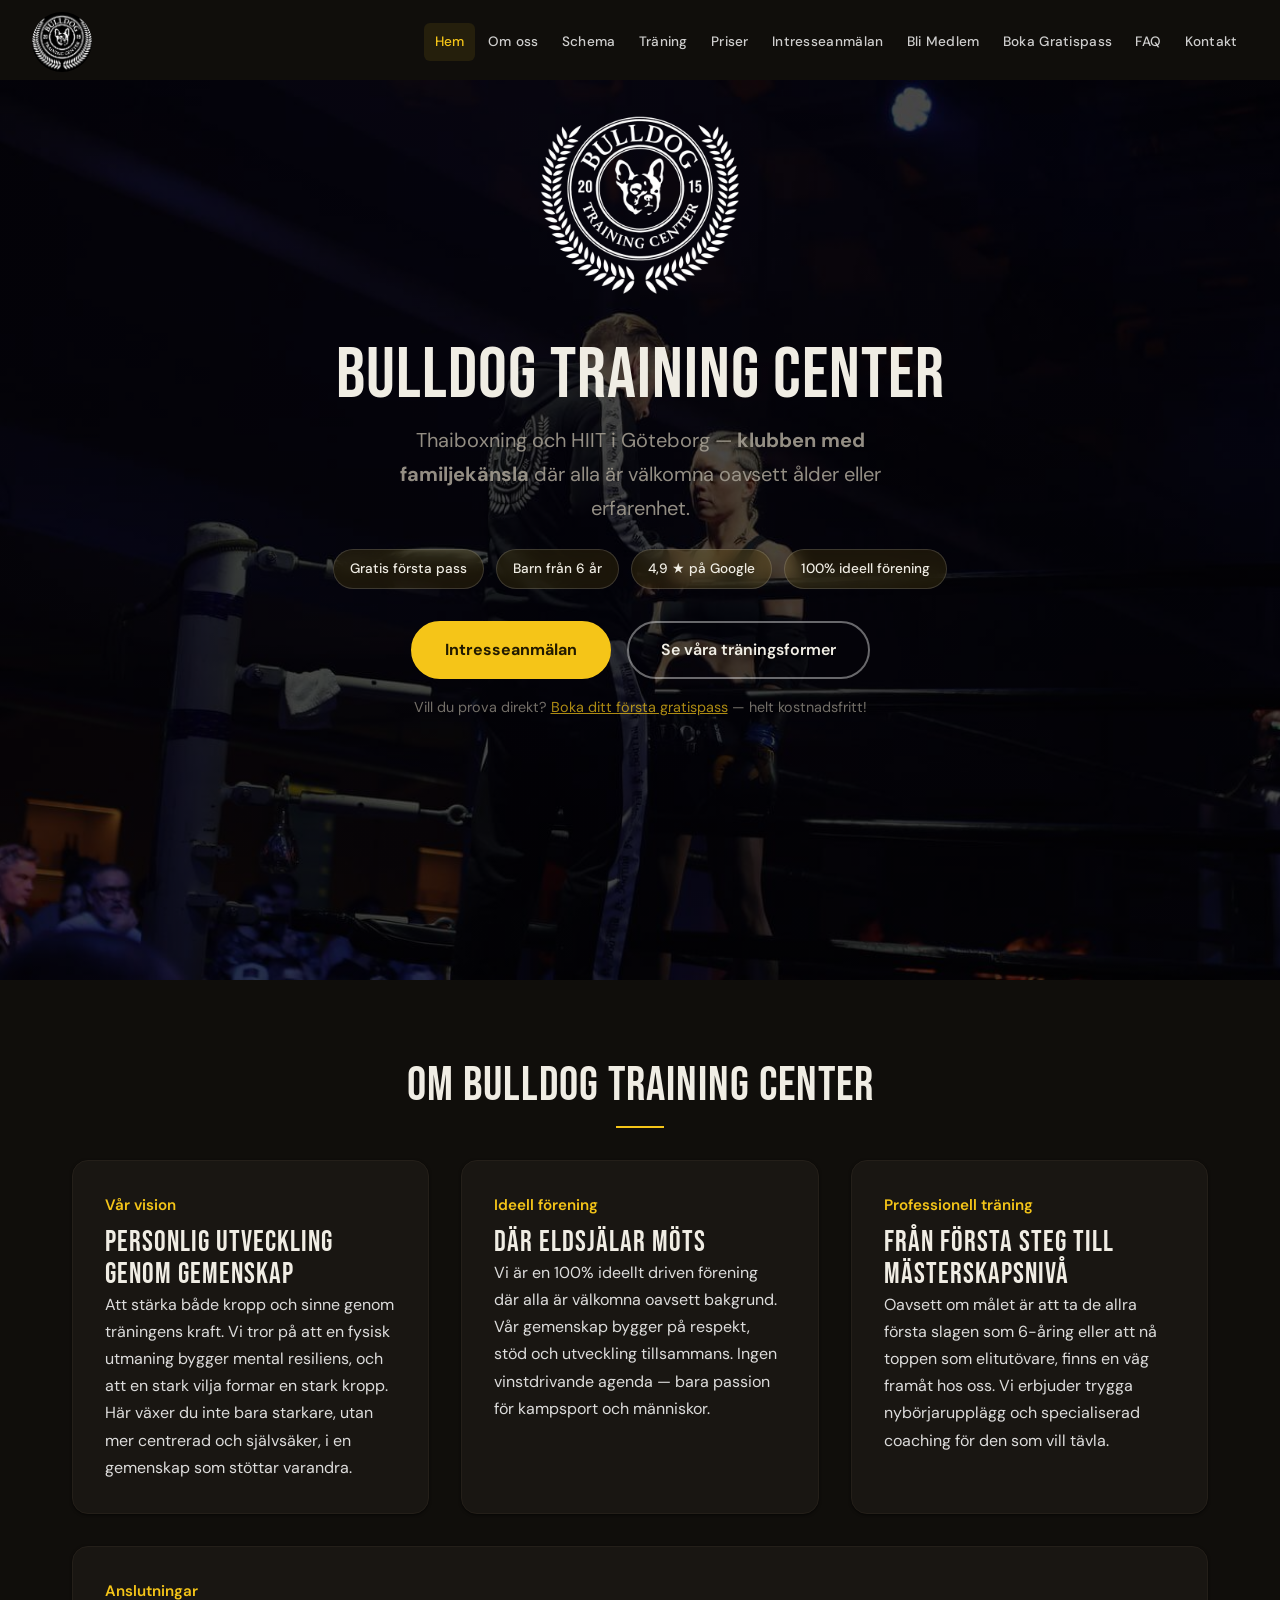
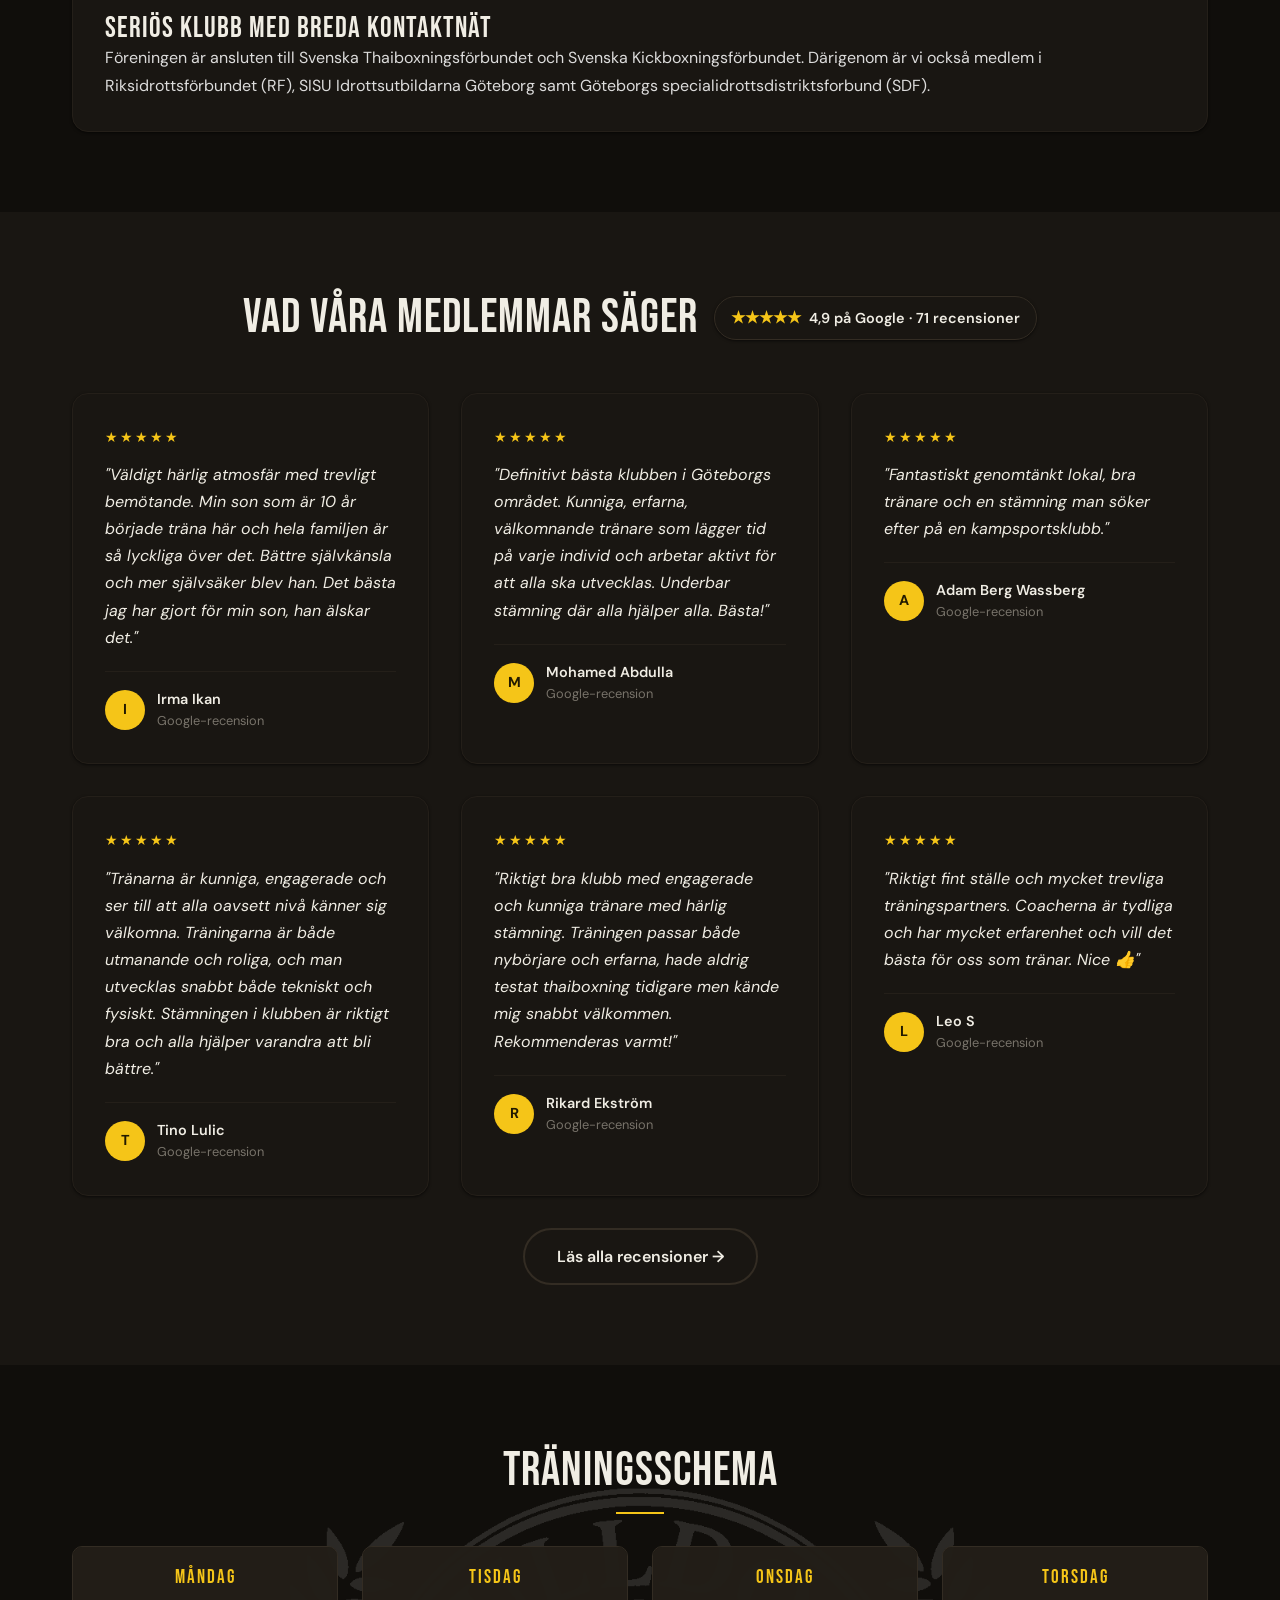
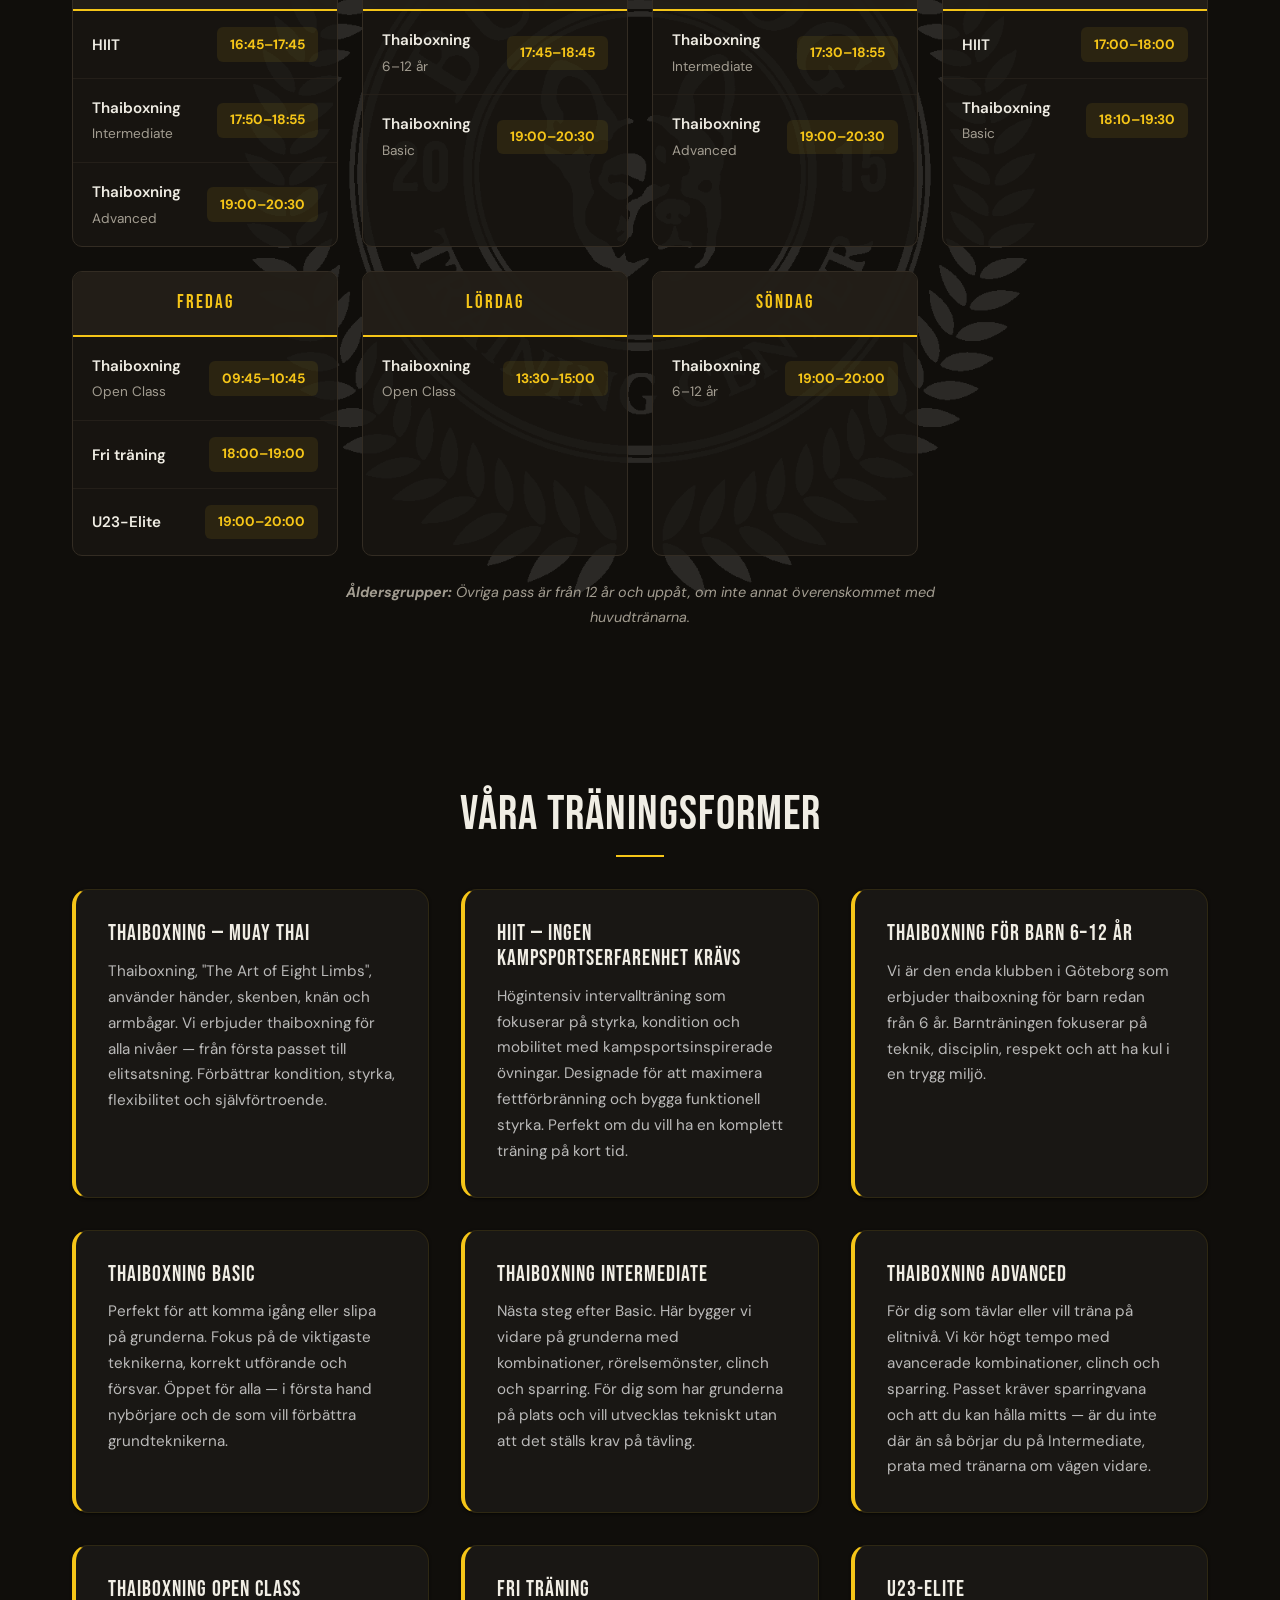
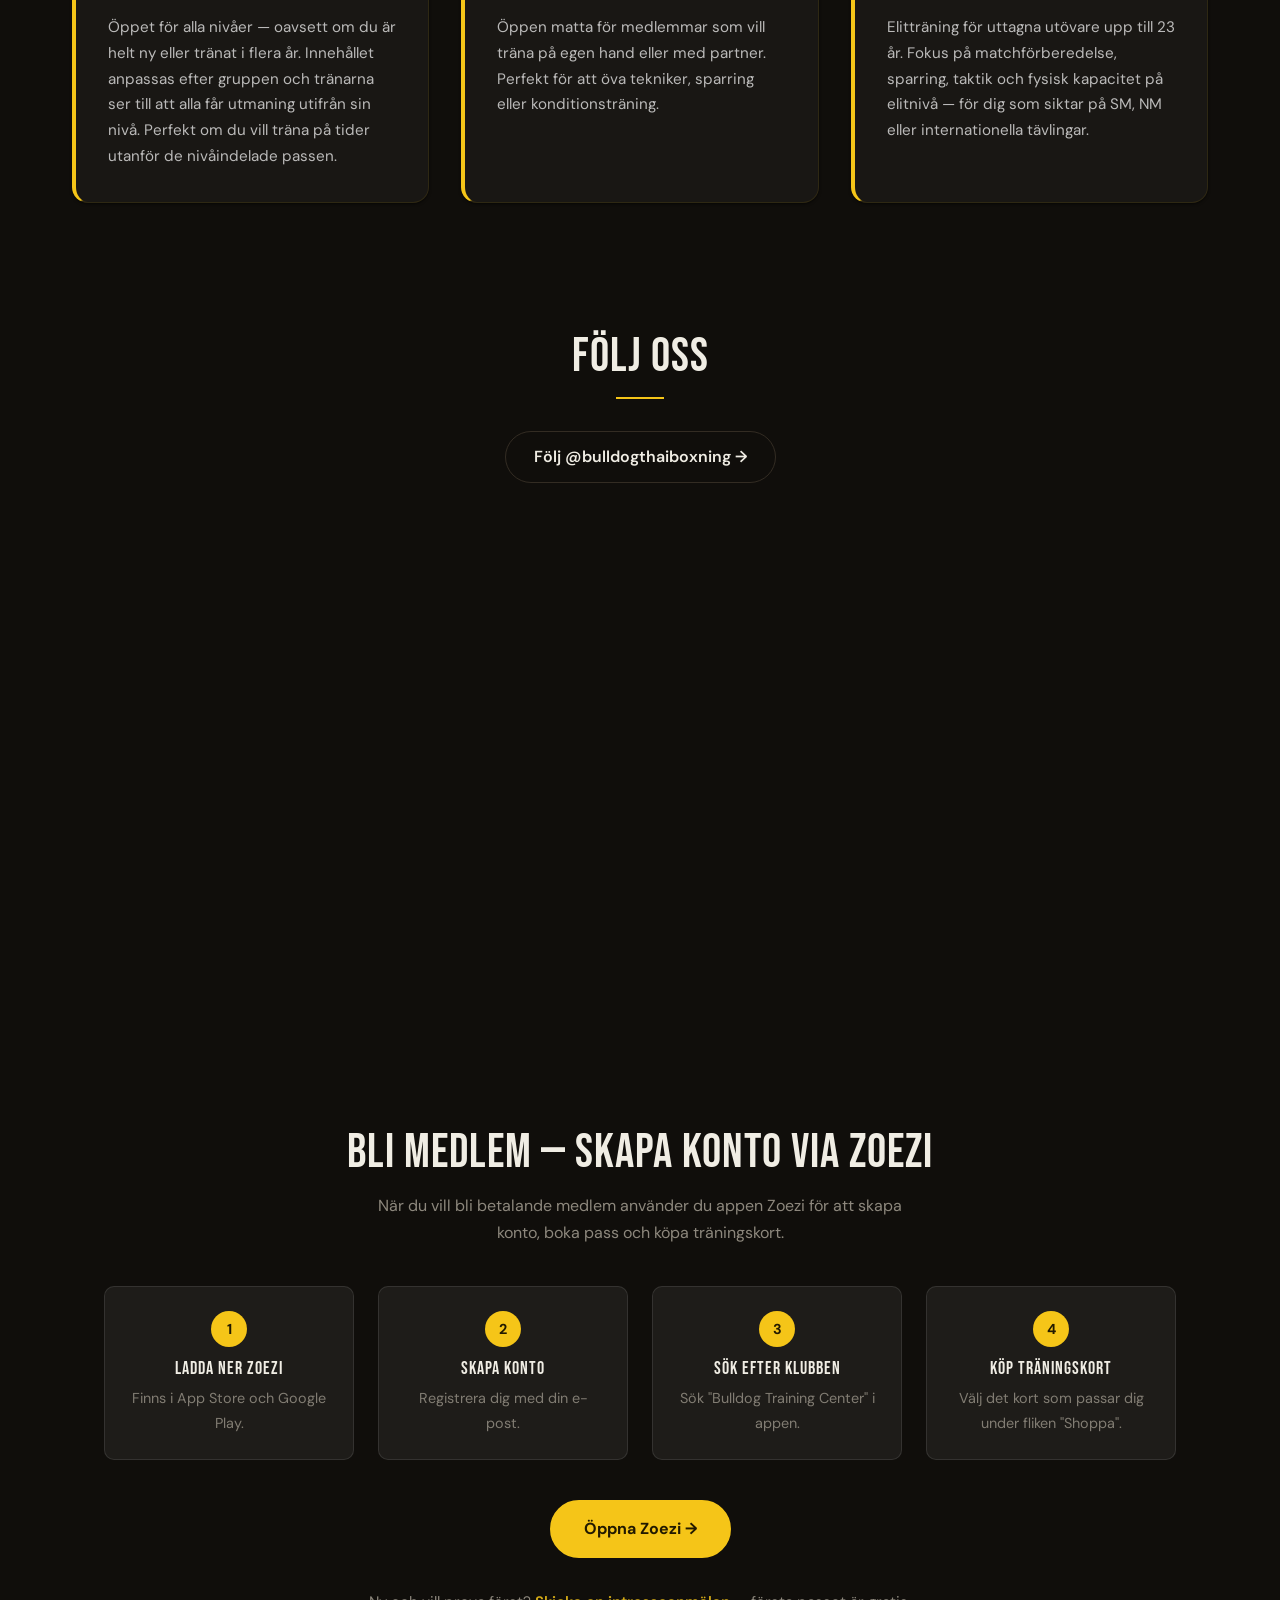
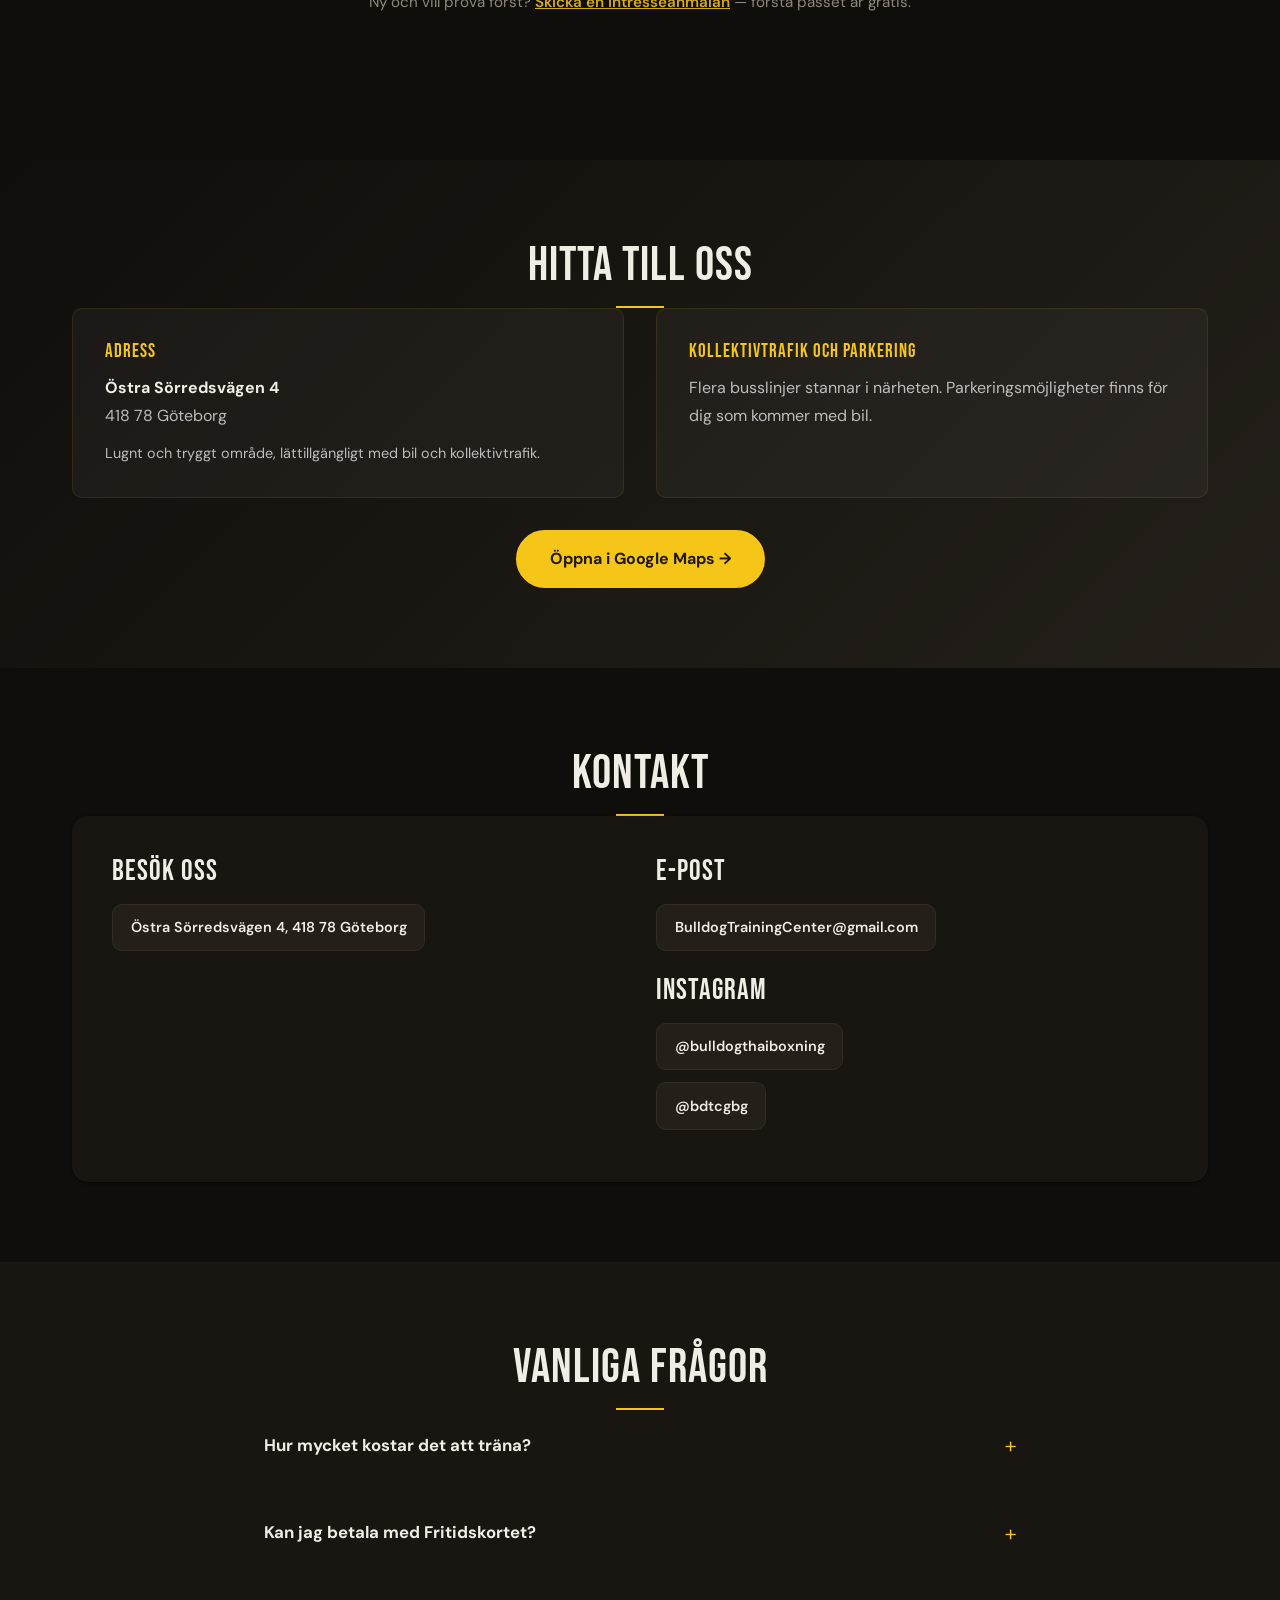
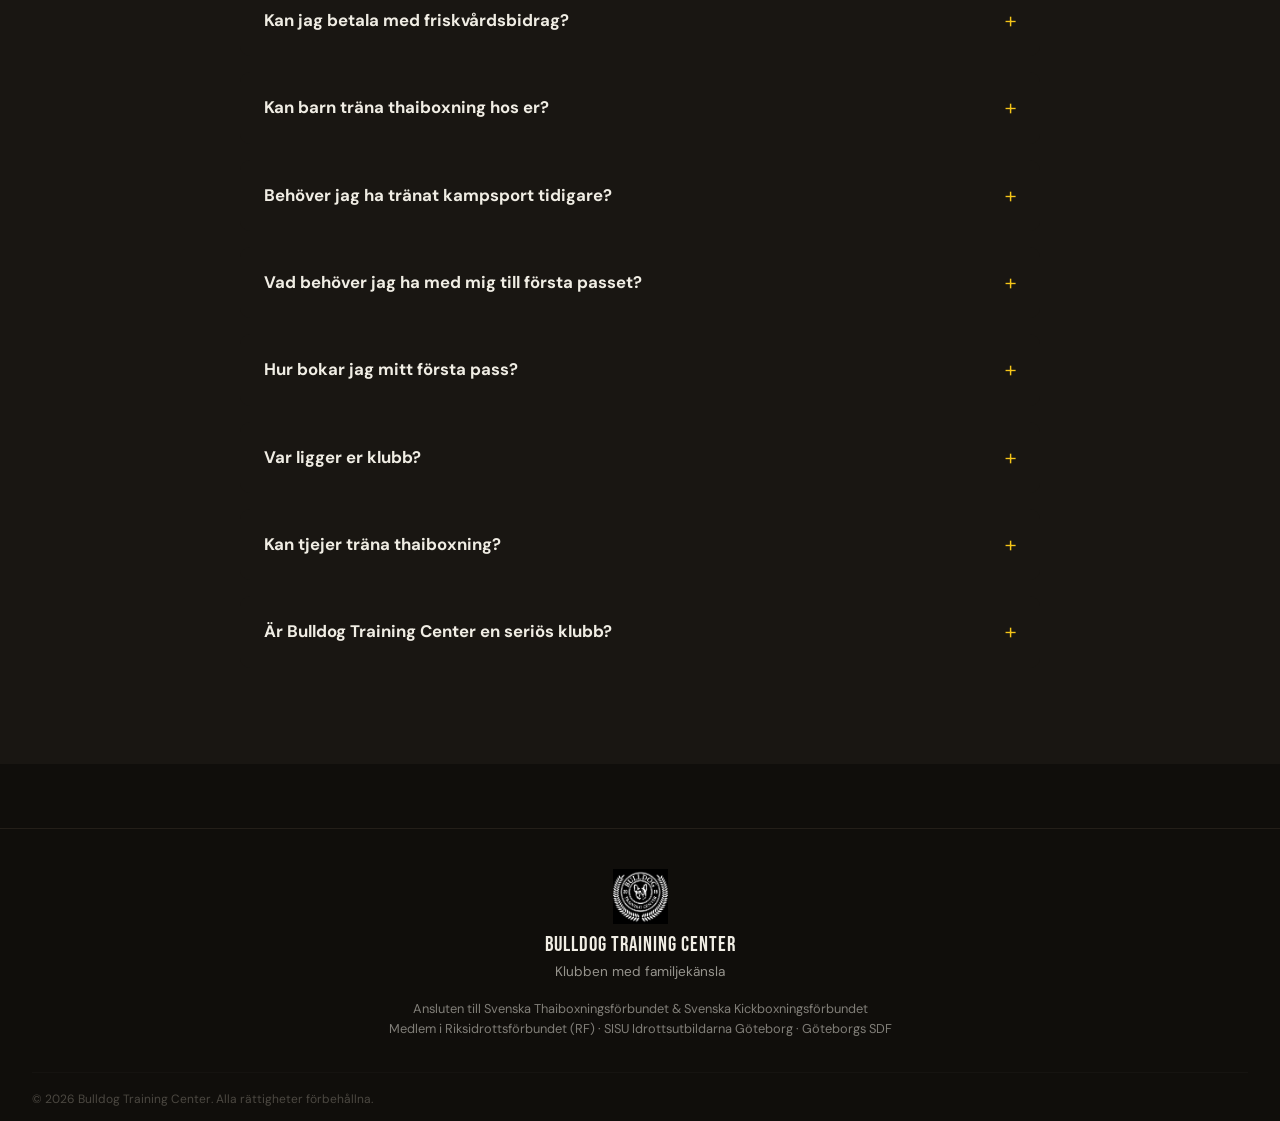
<file: index.html>
<!DOCTYPE html>
<html lang="sv">
<head>
    <meta charset="UTF-8">
    <meta name="viewport" content="width=device-width, initial-scale=1.0">
    <title>Bulldog Training Center | Thaiboxning i Göteborg</title>
    <meta name="description" content="Göteborgs mest inkluderande thaiboxningsklubb. Gratis första pass! Thaiboxning och HIIT för alla åldrar — barn från 6 år. Familjekänsla och proffsig träning.">
    <meta name="keywords" content="thaiboxning göteborg, kampsport göteborg, muay thai, HIIT, barn thaiboxning, tjejer thaiboxning, bulldog training center, bdtc">
    <meta name="robots" content="index, follow">
    <meta name="author" content="Bulldog Training Center">
    <meta name="geo.region" content="SE-O">
    <meta name="geo.placename" content="Göteborg">
    <meta name="geo.position" content="57.6568;11.9338">
    <meta name="theme-color" content="#F5C518">

    <!-- Favicon -->
    <link rel="icon" type="image/x-icon" href="favicon.ico">
    <link rel="icon" type="image/png" sizes="32x32" href="favicon-32x32.png">
    <link rel="apple-touch-icon" sizes="180x180" href="apple-touch-icon.png">
    <link rel="manifest" href="site.webmanifest">
    <link rel="icon" type="image/png" sizes="192x192" href="favicon-192x192.png">

    <!-- Open Graph -->
    <meta property="og:title" content="Bulldog Training Center — Thaiboxning i Göteborg">
    <meta property="og:description" content="Gratis första pass! Thaiboxning och HIIT för alla åldrar i Göteborg. Barn från 6 år välkomna.">
    <meta property="og:type" content="website">
    <meta property="og:url" content="https://bulldogtc.se/">
    <meta property="og:image" content="https://bulldogtc.se/images/bdtc-logo.jpg">
    <meta property="og:locale" content="sv_SE">

    <!-- Canonical -->
    <link rel="canonical" href="https://bulldogtc.se/">

    <!-- Fonts -->
    <link rel="preconnect" href="https://fonts.googleapis.com">
    <link rel="preconnect" href="https://fonts.gstatic.com" crossorigin>
    <link href="https://fonts.googleapis.com/css2?family=Bebas+Neue&family=DM+Sans:wght@400;500;600;700&display=swap" rel="stylesheet">

    <!-- Shared Styles -->
    <link rel="stylesheet" href="style.css">

    <!-- Structured Data: WebSite (site name in search results) -->
    <script type="application/ld+json">
    {
        "@context": "https://schema.org",
        "@type": "WebSite",
        "name": "Bulldog Training Center",
        "alternateName": "BDTC",
        "url": "https://bulldogtc.se/"
    }
    </script>

    <!-- Structured Data: SportsClub -->
    <script type="application/ld+json">
    {
        "@context": "https://schema.org",
        "@type": "SportsClub",
        "name": "Bulldog Training Center",
        "alternateName": "BDTC",
        "description": "Thaiboxningsklubb i Göteborg. Thaiboxning och HIIT för alla åldrar och nivåer.",
        "url": "https://bulldogtc.se/",
        "logo": "https://bulldogtc.se/images/bdtc-logo.jpg",
        "address": {
            "@type": "PostalAddress",
            "streetAddress": "Östra Sörredsvägen 4",
            "postalCode": "418 78",
            "addressLocality": "Göteborg",
            "addressRegion": "Västra Götaland",
            "addressCountry": "SE"
        },
        "geo": { "@type": "GeoCoordinates", "latitude": "57.6568", "longitude": "11.9338" },
        "email": "BulldogTrainingCenter@gmail.com",
        "sameAs": ["https://instagram.com/bulldogthaiboxning", "https://instagram.com/bdtcgbg"],
        "sport": ["Thaiboxning", "Muay Thai", "HIIT"],
        "memberOf": ["Svenska Thaiboxningsförbundet", "Svenska Kickboxningsförbundet", "Riksidrottsförbundet"],
        "priceRange": "Från 200 kr/månad",
        "aggregateRating": {
            "@type": "AggregateRating",
            "ratingValue": "4.9",
            "reviewCount": "71",
            "bestRating": "5",
            "worstRating": "1"
        },
        "review": [
            {
                "@type": "Review",
                "author": { "@type": "Person", "name": "Irma Ikan" },
                "reviewRating": { "@type": "Rating", "ratingValue": "5", "bestRating": "5" },
                "reviewBody": "Väldigt härlig atmosfär med trevligt bemötande. Min son som är 10 år började träna här och hela familjen är så lyckliga över det. Bättre självkänsla och mer självsäker blev han. Det bästa jag har gjort för min son, han älskar det."
            },
            {
                "@type": "Review",
                "author": { "@type": "Person", "name": "Mohamed Abdulla" },
                "reviewRating": { "@type": "Rating", "ratingValue": "5", "bestRating": "5" },
                "reviewBody": "Definitivt bästa klubben i Göteborgs området. Kunniga, erfarna, välkomnande tränare som lägger tid på varje individ och arbetar aktivt för att alla ska utvecklas. Underbar stämning där alla hjälper alla. Bästa!"
            },
            {
                "@type": "Review",
                "author": { "@type": "Person", "name": "Adam Berg Wassberg" },
                "reviewRating": { "@type": "Rating", "ratingValue": "5", "bestRating": "5" },
                "reviewBody": "Fantastiskt genomtänkt lokal, bra tränare och en stämning man söker efter på en kampsportsklubb."
            },
            {
                "@type": "Review",
                "author": { "@type": "Person", "name": "Tino Lulic" },
                "reviewRating": { "@type": "Rating", "ratingValue": "5", "bestRating": "5" },
                "reviewBody": "Tränarna är kunniga, engagerade och ser till att alla oavsett nivå känner sig välkomna. Träningarna är både utmanande och roliga, och man utvecklas snabbt både tekniskt och fysiskt. Stämningen i klubben är riktigt bra och alla hjälper varandra att bli bättre."
            },
            {
                "@type": "Review",
                "author": { "@type": "Person", "name": "Rikard Ekström" },
                "reviewRating": { "@type": "Rating", "ratingValue": "5", "bestRating": "5" },
                "reviewBody": "Riktigt bra klubb med engagerade och kunniga tränare med härlig stämning. Träningen passar både nybörjare och erfarna, hade aldrig testat thaiboxning tidigare men kände mig snabbt välkommen. Rekommenderas varmt!"
            },
            {
                "@type": "Review",
                "author": { "@type": "Person", "name": "Leo S" },
                "reviewRating": { "@type": "Rating", "ratingValue": "5", "bestRating": "5" },
                "reviewBody": "Riktigt fint ställe och mycket trevliga träningspartners. Coacherna är tydliga och har mycket erfarenhet och vill det bästa för oss som tränar."
            }
        ],
        "openingHoursSpecification": [
            { "@type": "OpeningHoursSpecification", "dayOfWeek": "Monday", "opens": "16:00", "closes": "21:30" },
            { "@type": "OpeningHoursSpecification", "dayOfWeek": "Tuesday", "opens": "17:00", "closes": "21:00" },
            { "@type": "OpeningHoursSpecification", "dayOfWeek": "Wednesday", "opens": "17:00", "closes": "21:00" },
            { "@type": "OpeningHoursSpecification", "dayOfWeek": "Thursday", "opens": "17:00", "closes": "19:30" },
            { "@type": "OpeningHoursSpecification", "dayOfWeek": "Friday", "opens": "09:30", "closes": "19:30" },
            { "@type": "OpeningHoursSpecification", "dayOfWeek": "Saturday", "opens": "10:00", "closes": "15:30" },
            { "@type": "OpeningHoursSpecification", "dayOfWeek": "Sunday", "opens": "18:30", "closes": "20:30" }
        ]
    }
    </script>
</head>
<body>

    <!-- ========== HEADER ========== -->
    <header class="site-header" id="header">
        <div class="header-inner">
            <a href="#hem" class="logo">
                <div>
                    <img src="images/image0.png" alt="Bulldog Training Center" class="logo-img desktop">
                    <img src="images/image001.png" alt="BDTC" class="logo-img mobile">
                </div>
            </a>
            <ul class="nav-links" id="navLinks">
                <li><a href="#hem">Hem</a></li>
                <li><a href="#om-oss">Om oss</a></li>
                <li><a href="#schema">Schema</a></li>
                <li><a href="#traning">Träning</a></li>
                <li><a href="Priser.html">Priser</a></li>
                <li><a href="intresseanmalan.html">Intresseanmälan</a></li>
                <li><a href="#bli-medlem">Bli Medlem</a></li>
                <li><a href="boka.html">Boka Gratispass</a></li>
                <li><a href="#faq">FAQ</a></li>
                <li><a href="#kontakt">Kontakt</a></li>
            </ul>
            <div class="mobile-menu" id="mobileMenu" role="button" tabindex="0" aria-label="Öppna meny" aria-expanded="false" aria-controls="navLinks">
                <span></span>
                <span></span>
                <span></span>
            </div>
        </div>
    </header>

    <!-- ========== HERO ========== -->
    <section id="hem" class="hero" style="background: linear-gradient(rgba(0,0,0,0.7), rgba(0,0,0,0.7)), url('images/hero-bg.jpeg') center/cover no-repeat; background-color: #111;">
        <div class="hero-content">
            <img src="images/logo-transparent.png" alt="Bulldog Training Center" class="hero-logo desktop">
            <img src="images/image001.png" alt="BDTC" class="hero-logo mobile">

            <h1 class="hero-title">Bulldog Training Center</h1>
            <p class="hero-tagline">Thaiboxning och HIIT i Göteborg — <strong>klubben med familjekänsla</strong> där alla är välkomna oavsett ålder eller erfarenhet.</p>

            <div class="usp-row">
                <span class="usp-pill">Gratis första pass</span>
                <span class="usp-pill">Barn från 6 år</span>
                <span class="usp-pill">4,9 ★ på Google</span>
                <span class="usp-pill">100% ideell förening</span>
            </div>

            <div class="cta-group">
                <a href="intresseanmalan.html" class="btn btn-primary">Intresseanmälan</a>
                <a href="#traning" class="btn btn-outline">Se våra träningsformer</a>
            </div>
            <p style="margin-top: 1rem; font-size: 0.9rem; opacity: 0.7;">
                Vill du prova direkt? <a href="boka.html" style="color: var(--accent); text-decoration: underline;">Boka ditt första gratispass</a> — helt kostnadsfritt!
            </p>
        </div>
    </section>

    <main>

        <!-- ========== OM OSS ========== -->
        <section id="om-oss" class="section">
            <div class="container">
                <h2 class="text-center">Om Bulldog Training Center</h2>
                <div class="grid-3" style="margin-top: 2rem;">
                    <div class="card card-dark">
                        <p class="card-subtitle">Vår vision</p>
                        <h3>Personlig utveckling genom gemenskap</h3>
                        <p>Att stärka både kropp och sinne genom träningens kraft. Vi tror på att en fysisk utmaning bygger mental resiliens, och att en stark vilja formar en stark kropp. Här växer du inte bara starkare, utan mer centrerad och självsäker, i en gemenskap som stöttar varandra.</p>
                    </div>
                    <div class="card card-dark">
                        <p class="card-subtitle">Ideell förening</p>
                        <h3>Där eldsjälar möts</h3>
                        <p>Vi är en 100% ideellt driven förening där alla är välkomna oavsett bakgrund. Vår gemenskap bygger på respekt, stöd och utveckling tillsammans. Ingen vinstdrivande agenda — bara passion för kampsport och människor.</p>
                    </div>
                    <div class="card card-dark">
                        <p class="card-subtitle">Professionell träning</p>
                        <h3>Från första steg till mästerskapsnivå</h3>
                        <p>Oavsett om målet är att ta de allra första slagen som 6-åring eller att nå toppen som elitutövare, finns en väg framåt hos oss. Vi erbjuder trygga nybörjarupplägg och specialiserad coaching för den som vill tävla.</p>
                    </div>
                </div>

                <div class="card card-dark" style="margin-top: 2rem;">
                    <p class="card-subtitle">Anslutningar</p>
                    <h3>Seriös klubb med breda kontaktnät</h3>
                    <p>Föreningen är ansluten till Svenska Thaiboxningsförbundet och Svenska Kickboxningsförbundet. Därigenom är vi också medlem i Riksidrottsförbundet (RF), SISU Idrottsutbildarna Göteborg samt Göteborgs specialidrottsdistriktsforbund (SDF).</p>
                </div>
            </div>
        </section>

        <!-- ========== REVIEWS (riktiga Google-recensioner) ========== -->
        <section class="section section-alt">
            <div class="container">
                <div class="reviews-header">
                    <h2>Vad våra medlemmar säger</h2>
                    <a href="https://www.google.com/maps/place/Bulldog+Training+Center/@57.7156491,11.849466,17z/data=!4m8!3m7!1s0x464ff56a83cf7891:0xa044203f20a319a4!8m2!3d57.7156491!4d11.849466!9m1!1b1!16s%2Fg%2F11g9q3j30l?entry=ttu" target="_blank" rel="noopener" class="google-badge" aria-label="Läs våra recensioner på Google">
                        <span class="google-badge-stars">★★★★★</span>
                        <span>4,9 på Google · 71 recensioner</span>
                    </a>
                </div>

                <div class="grid-2 reviews-grid">
                    <div class="review-card">
                        <div class="review-stars">★★★★★</div>
                        <p class="review-text">"Väldigt härlig atmosfär med trevligt bemötande. Min son som är 10 år började träna här och hela familjen är så lyckliga över det. Bättre självkänsla och mer självsäker blev han. Det bästa jag har gjort för min son, han älskar det."</p>
                        <div class="review-author">
                            <div class="review-avatar">I</div>
                            <div>
                                <div class="review-name">Irma Ikan</div>
                                <div class="review-source">Google-recension</div>
                            </div>
                        </div>
                    </div>

                    <div class="review-card">
                        <div class="review-stars">★★★★★</div>
                        <p class="review-text">"Definitivt bästa klubben i Göteborgs området. Kunniga, erfarna, välkomnande tränare som lägger tid på varje individ och arbetar aktivt för att alla ska utvecklas. Underbar stämning där alla hjälper alla. Bästa!"</p>
                        <div class="review-author">
                            <div class="review-avatar">M</div>
                            <div>
                                <div class="review-name">Mohamed Abdulla</div>
                                <div class="review-source">Google-recension</div>
                            </div>
                        </div>
                    </div>

                    <div class="review-card">
                        <div class="review-stars">★★★★★</div>
                        <p class="review-text">"Fantastiskt genomtänkt lokal, bra tränare och en stämning man söker efter på en kampsportsklubb."</p>
                        <div class="review-author">
                            <div class="review-avatar">A</div>
                            <div>
                                <div class="review-name">Adam Berg Wassberg</div>
                                <div class="review-source">Google-recension</div>
                            </div>
                        </div>
                    </div>

                    <div class="review-card">
                        <div class="review-stars">★★★★★</div>
                        <p class="review-text">"Tränarna är kunniga, engagerade och ser till att alla oavsett nivå känner sig välkomna. Träningarna är både utmanande och roliga, och man utvecklas snabbt både tekniskt och fysiskt. Stämningen i klubben är riktigt bra och alla hjälper varandra att bli bättre."</p>
                        <div class="review-author">
                            <div class="review-avatar">T</div>
                            <div>
                                <div class="review-name">Tino Lulic</div>
                                <div class="review-source">Google-recension</div>
                            </div>
                        </div>
                    </div>

                    <div class="review-card">
                        <div class="review-stars">★★★★★</div>
                        <p class="review-text">"Riktigt bra klubb med engagerade och kunniga tränare med härlig stämning. Träningen passar både nybörjare och erfarna, hade aldrig testat thaiboxning tidigare men kände mig snabbt välkommen. Rekommenderas varmt!"</p>
                        <div class="review-author">
                            <div class="review-avatar">R</div>
                            <div>
                                <div class="review-name">Rikard Ekström</div>
                                <div class="review-source">Google-recension</div>
                            </div>
                        </div>
                    </div>

                    <div class="review-card">
                        <div class="review-stars">★★★★★</div>
                        <p class="review-text">"Riktigt fint ställe och mycket trevliga träningspartners. Coacherna är tydliga och har mycket erfarenhet och vill det bästa för oss som tränar. Nice 👍"</p>
                        <div class="review-author">
                            <div class="review-avatar">L</div>
                            <div>
                                <div class="review-name">Leo S</div>
                                <div class="review-source">Google-recension</div>
                            </div>
                        </div>
                    </div>
                </div>

                <div class="reviews-show-more">
                    <button id="showMoreReviews" class="btn btn-outline" type="button" aria-expanded="false">Visa fler recensioner ↓</button>
                </div>

                <div class="reviews-google-link">
                    <a href="https://www.google.com/maps/place/Bulldog+Training+Center/@57.7156491,11.849466,17z/data=!4m8!3m7!1s0x464ff56a83cf7891:0xa044203f20a319a4!8m2!3d57.7156491!4d11.849466!9m1!1b1!16s%2Fg%2F11g9q3j30l" target="_blank" rel="noopener" class="btn btn-dark">Läs alla recensioner →</a>
                </div>
            </div>
        </section>

        <!-- ========== SCHEMA ========== -->
        <section id="schema" class="section" style="position: relative; overflow: hidden;">
            <div class="schedule-watermark">
                <img src="images/watermark-logo.png" alt="" aria-hidden="true" loading="lazy">
            </div>
            <div class="container">
                <h2 class="text-center">Träningsschema</h2>
                <div class="schedule-wrap">
                    <div class="schedule-grid">

                        <div class="day-card">
                            <div class="day-card-header">Måndag</div>
                            <div class="class-row">
                                <div><span class="class-name">HIIT</span></div>
                                <span class="class-time">16:45–17:45</span>
                            </div>
                            <div class="class-row">
                                <div><span class="class-name">Thaiboxning</span><br><span class="class-level">Intermediate</span></div>
                                <span class="class-time">17:50–18:55</span>
                            </div>
                            <div class="class-row">
                                <div><span class="class-name">Thaiboxning</span><br><span class="class-level">Advanced</span></div>
                                <span class="class-time">19:00–20:30</span>
                            </div>
                        </div>

                        <div class="day-card">
                            <div class="day-card-header">Tisdag</div>
                            <div class="class-row">
                                <div><span class="class-name">Thaiboxning</span><br><span class="class-level">6–12 år</span></div>
                                <span class="class-time">17:45–18:45</span>
                            </div>
                            <div class="class-row">
                                <div><span class="class-name">Thaiboxning</span><br><span class="class-level">Basic</span></div>
                                <span class="class-time">19:00–20:30</span>
                            </div>
                        </div>

                        <div class="day-card">
                            <div class="day-card-header">Onsdag</div>
                            <div class="class-row">
                                <div><span class="class-name">Thaiboxning</span><br><span class="class-level">Intermediate</span></div>
                                <span class="class-time">17:30–18:55</span>
                            </div>
                            <div class="class-row">
                                <div><span class="class-name">Thaiboxning</span><br><span class="class-level">Advanced</span></div>
                                <span class="class-time">19:00–20:30</span>
                            </div>
                        </div>

                        <div class="day-card">
                            <div class="day-card-header">Torsdag</div>
                            <div class="class-row">
                                <div><span class="class-name">HIIT</span></div>
                                <span class="class-time">17:00–18:00</span>
                            </div>
                            <div class="class-row">
                                <div><span class="class-name">Thaiboxning</span><br><span class="class-level">Basic</span></div>
                                <span class="class-time">18:10–19:30</span>
                            </div>
                        </div>

                        <div class="day-card">
                            <div class="day-card-header">Fredag</div>
                            <div class="class-row">
                                <div><span class="class-name">Thaiboxning</span><br><span class="class-level">Open Class</span></div>
                                <span class="class-time">09:45–10:45</span>
                            </div>
                            <div class="class-row">
                                <div><span class="class-name">Fri träning</span></div>
                                <span class="class-time">18:00–19:00</span>
                            </div>
                            <div class="class-row">
                                <div><span class="class-name">U23-Elite</span></div>
                                <span class="class-time">19:00–20:00</span>
                            </div>
                        </div>

                        <div class="day-card">
                            <div class="day-card-header">Lördag</div>
                            <div class="class-row">
                                <div><span class="class-name">Thaiboxning</span><br><span class="class-level">Open Class</span></div>
                                <span class="class-time">13:30–15:00</span>
                            </div>
                        </div>

                        <div class="day-card">
                            <div class="day-card-header">Söndag</div>
                            <div class="class-row">
                                <div><span class="class-name">Thaiboxning</span><br><span class="class-level">6–12 år</span></div>
                                <span class="class-time">19:00–20:00</span>
                            </div>
                        </div>

                    </div>
                </div>
                <p class="text-center" style="margin-top: 1.5rem; font-size: 0.9rem; color: var(--gray-600); font-style: italic;">
                    <strong>Åldersgrupper:</strong> Övriga pass är från 12 år och uppåt, om inte annat överenskommet med huvudtränarna.
                </p>
            </div>
        </section>

        <!-- ========== TRÄNING ========== -->
        <section id="traning" class="section-dark-alt parallax-section" style="background: linear-gradient(rgba(0,0,0,0.82), rgba(0,0,0,0.82)), url('images/gallery-fight.jpg') center 25%/cover no-repeat;">
            <div class="container">
                <h2 class="text-center">Våra träningsformer</h2>
                <div class="grid-2" style="margin-top: 2rem;">

                    <div class="training-card">
                        <h3>Thaiboxning — Muay Thai</h3>
                        <p>Thaiboxning, "The Art of Eight Limbs", använder händer, skenben, knän och armbågar. Vi erbjuder thaiboxning för alla nivåer — från första passet till elitsatsning. Förbättrar kondition, styrka, flexibilitet och självförtroende.</p>
                    </div>

                    <div class="training-card">
                        <h3>HIIT — Ingen kampsportserfarenhet krävs</h3>
                        <p>Högintensiv intervallträning som fokuserar på styrka, kondition och mobilitet med kampsportsinspirerade övningar. Designade för att maximera fettförbränning och bygga funktionell styrka. Perfekt om du vill ha en komplett träning på kort tid.</p>
                    </div>

                    <div class="training-card">
                        <h3>Thaiboxning för barn 6–12 år</h3>
                        <p>Vi är den enda klubben i Göteborg som erbjuder thaiboxning för barn redan från 6 år. Barnträningen fokuserar på teknik, disciplin, respekt och att ha kul i en trygg miljö.</p>
                    </div>

                    <div class="training-card">
                        <h3>Thaiboxning Basic</h3>
                        <p>Perfekt för att komma igång eller slipa på grunderna. Fokus på de viktigaste teknikerna, korrekt utförande och försvar. Öppet för alla — i första hand nybörjare och de som vill förbättra grundteknikerna.</p>
                    </div>

                    <div class="training-card">
                        <h3>Thaiboxning Intermediate</h3>
                        <p>Nästa steg efter Basic. Här bygger vi vidare på grunderna med kombinationer, rörelsemönster, clinch och sparring. För dig som har grunderna på plats och vill utvecklas tekniskt utan att det ställs krav på tävling.</p>
                    </div>

                    <div class="training-card">
                        <h3>Thaiboxning Advanced</h3>
                        <p>För dig som tävlar eller vill träna på elitnivå. Vi kör högt tempo med avancerade kombinationer, clinch och sparring. Passet kräver sparringvana och att du kan hålla mitts — är du inte där än så börjar du på Intermediate, prata med tränarna om vägen vidare.</p>
                    </div>

                    <div class="training-card">
                        <h3>Thaiboxning Open Class</h3>
                        <p>Öppet för alla nivåer — oavsett om du är helt ny eller tränat i flera år. Innehållet anpassas efter gruppen och tränarna ser till att alla får utmaning utifrån sin nivå. Perfekt om du vill träna på tider utanför de nivåindelade passen.</p>
                    </div>

                    <div class="training-card">
                        <h3>Fri träning</h3>
                        <p>Öppen matta för medlemmar som vill träna på egen hand eller med partner. Perfekt för att öva tekniker, sparring eller konditionsträning.</p>
                    </div>

                    <div class="training-card">
                        <h3>U23-Elite</h3>
                        <p>Elitträning för uttagna utövare upp till 23 år. Fokus på matchförberedelse, sparring, taktik och fysisk kapacitet på elitnivå — för dig som siktar på SM, NM eller internationella tävlingar.</p>
                    </div>

                </div>
            </div>
        </section>

        <!-- ========== INSTAGRAM ========== -->
        <section class="instagram-section">
            <div class="container">
                <h2>Följ oss</h2>
                <div style="max-width: 1200px; margin: 0 auto 2rem;">
                    <behold-widget feed-id="D3Tj0fq7dKLDnmZWy3uv"></behold-widget>
                </div>
                <div class="instagram-follow">
                    <a href="https://instagram.com/bulldogthaiboxning" target="_blank" class="btn-instagram">
                        Följ @bulldogthaiboxning →
                    </a>
                </div>
            </div>
        </section>

        <!-- Behold Widget Script — lazy loaded when section scrolls into view -->
        <script>
            (function() {
                var loaded = false;
                var observer = new IntersectionObserver(function(entries) {
                    if (entries[0].isIntersecting && !loaded) {
                        loaded = true;
                        var s = document.createElement('script');
                        s.type = 'module';
                        s.src = 'https://w.behold.so/widget.js';
                        document.head.appendChild(s);
                        observer.disconnect();
                    }
                }, { rootMargin: '200px' });
                var target = document.querySelector('.instagram-section');
                if (target) observer.observe(target);
            })();
        </script>

        <!-- ========== ZOEZI (omformulerad — för betalande kunder) ========== -->
        <section id="bli-medlem" class="section parallax-section" style="background: linear-gradient(rgba(0,0,0,0.6), rgba(0,0,0,0.6)), url('images/gallery-group.jpg') center 20%/cover no-repeat;">
            <div class="container">
                <div class="app-section">
                    <h2>Bli medlem — Skapa konto via Zoezi</h2>
                    <p>När du vill bli betalande medlem använder du appen Zoezi för att skapa konto, boka pass och köpa träningskort.</p>

                    <div class="steps-grid">
                        <div class="step-card">
                            <div class="step-number">1</div>
                            <h3>Ladda ner Zoezi</h3>
                            <p>Finns i App Store och Google Play.</p>
                        </div>
                        <div class="step-card">
                            <div class="step-number">2</div>
                            <h3>Skapa konto</h3>
                            <p>Registrera dig med din e-post.</p>
                        </div>
                        <div class="step-card">
                            <div class="step-number">3</div>
                            <h3>Sök efter klubben</h3>
                            <p>Sök "Bulldog Training Center" i appen.</p>
                        </div>
                        <div class="step-card">
                            <div class="step-number">4</div>
                            <h3>Köp träningskort</h3>
                            <p>Välj det kort som passar dig under fliken "Shoppa".</p>
                        </div>
                    </div>

                    <a href="https://bdtcgbg.gymsystem.se/" target="_blank" class="btn btn-primary" style="border-color: var(--accent);">Öppna Zoezi →</a>

                    <p style="margin-top: 2rem; font-size: 0.95rem;">Ny och vill prova först? <a href="intresseanmalan.html" style="color: var(--accent); font-weight: 600; text-decoration: underline;">Skicka en intresseanmälan</a> — första passet är gratis.</p>
                </div>
            </div>
        </section>

        <!-- ========== HITTA HIT ========== -->
        <section id="hitta-hit" class="location-section">
            <div class="container">
                <h2 class="text-center">Hitta till oss</h2>
                <div class="location-grid">
                    <div class="location-card">
                        <h3>Adress</h3>
                        <p><strong style="color: var(--white);">Östra Sörredsvägen 4</strong><br>418 78 Göteborg</p>
                        <p style="margin-top: 0.75rem; font-size: 0.9rem;">Lugnt och tryggt område, lättillgängligt med bil och kollektivtrafik.</p>
                    </div>
                    <div class="location-card">
                        <h3>Kollektivtrafik och parkering</h3>
                        <p>Flera busslinjer stannar i närheten. Parkeringsmöjligheter finns för dig som kommer med bil.</p>
                    </div>
                </div>
                <div style="text-align: center;">
                    <a href="https://maps.google.com/?q=Östra+Sörredsvägen+4,+418+78+Göteborg" target="_blank" class="btn btn-primary">Öppna i Google Maps →</a>
                </div>
            </div>
        </section>

        <!-- ========== KONTAKT ========== -->
        <section id="kontakt" class="section">
            <div class="container">
                <h2 class="text-center">Kontakt</h2>
                <div class="contact-wrap">
                    <div class="contact-grid">
                        <div>
                            <h3 style="margin-bottom: 1rem; color: var(--white);">Besök oss</h3>
                            <div class="contact-item">
                                <a href="https://maps.google.com/?q=Östra+Sörredsvägen+4,+418+78+Göteborg" target="_blank" class="contact-link">
                                    Östra Sörredsvägen 4, 418 78 Göteborg
                                </a>
                            </div>
                        </div>
                        <div>
                            <h3 style="margin-bottom: 1rem; color: var(--white);">E-post</h3>
                            <div class="contact-item">
                                <a href="mailto:BulldogTrainingCenter@gmail.com" class="contact-link">BulldogTrainingCenter@gmail.com</a>
                            </div>

                            <h3 style="margin-top: 1.5rem; margin-bottom: 1rem; color: var(--white);">Instagram</h3>
                            <div class="contact-item">
                                <a href="https://instagram.com/bulldogthaiboxning" target="_blank" class="instagram-pill">@bulldogthaiboxning</a>
                            </div>
                            <div class="contact-item">
                                <a href="https://instagram.com/bdtcgbg" target="_blank" class="instagram-pill">@bdtcgbg</a>
                            </div>
                        </div>
                    </div>
                </div>
            </div>
        </section>

        <!-- ========== FAQ (collapsible) ========== -->
        <section id="faq" class="section section-alt">
            <div class="container">
                <h2 class="text-center">Vanliga frågor</h2>
                <div class="faq-list">

                    <div class="faq-item">
                        <div class="faq-question">Hur mycket kostar det att träna?</div>
                        <div class="faq-answer"><p>Vi erbjuder flexibla alternativ: årskort, autogiro och engångskort. Se alla priser på vår <a href="Priser.html" style="color: var(--accent); font-weight: 600;">prissida</a>. Du kan också se och köpa träningskort i Zoezi-appen.</p></div>
                    </div>

                    <div class="faq-item">
                        <div class="faq-question">Kan jag betala med Fritidskortet?</div>
                        <div class="faq-answer"><p>Ja, vi är anslutna till Fritidskortet! Är ditt barn 6–16 år kan du använda det för att betala tränings- och medlemsavgiften — 550 kr per barn och år, eller 2 500 kr (från 7 år) om hushållet fått bostadsbidrag året innan. Läs mer på vår <a href="Priser.html" style="color: var(--accent); font-weight: 600;">prissida</a>.</p></div>
                    </div>

                    <div class="faq-item">
                        <div class="faq-question">Kan jag betala med friskvårdsbidrag?</div>
                        <div class="faq-answer"><p>Ja! Vi är anslutna till Epassi, så du kan betala din träningsavgift med ditt friskvårdsbidrag från jobbet — smidigt i appen, utan kvitton. Hur mycket bidrag du har bestäms av din arbetsgivare, och räcker det inte till hela avgiften lägger du enkelt till mellanskillnaden själv.</p></div>
                    </div>

                    <div class="faq-item">
                        <div class="faq-question">Kan barn träna thaiboxning hos er?</div>
                        <div class="faq-answer"><p>Ja! Vi är den enda klubben i Göteborg som tar emot barn redan från 6 år. Vi har specialanpassade barnpass för 6–12 år där fokus ligger på teknik, disciplin och glädje. Från 12 år kan man delta i övriga grupper.</p></div>
                    </div>

                    <div class="faq-item">
                        <div class="faq-question">Behöver jag ha tränat kampsport tidigare?</div>
                        <div class="faq-answer"><p>Nej, inte alls! Vi har Basic-pass som är perfekta för nybörjare med fokus på grundläggande teknik. Våra HIIT-pass kräver ingen kampsportserfarenhet överhuvudtaget.</p></div>
                    </div>

                    <div class="faq-item">
                        <div class="faq-question">Vad behöver jag ha med mig till första passet?</div>
                        <div class="faq-answer"><p>Träningskläder, vattenflaska och handduk. Träna barfota eller i inomhusskor de första gångerna. När du bestämt dig för att fortsätta rekommenderar vi boxningshandskar, benskydd och munsskydd — vi hjälper dig hitta utrustning till bra priser.</p></div>
                    </div>

                    <div class="faq-item">
                        <div class="faq-question">Hur bokar jag mitt första pass?</div>
                        <div class="faq-answer"><p>Skicka en <a href="intresseanmalan.html" style="color: var(--accent); font-weight: 600;">intresseanmälan</a> så hör vi av oss — eller maila oss direkt på <a href="mailto:BulldogTrainingCenter@gmail.com" style="color: var(--accent); font-weight: 600;">BulldogTrainingCenter@gmail.com</a>. Första passet är helt gratis!</p></div>
                    </div>

                    <div class="faq-item">
                        <div class="faq-question">Var ligger er klubb?</div>
                        <div class="faq-answer"><p>Östra Sörredsvägen 4, 418 78 Göteborg. Lättillgängligt med bil och kollektivtrafik, parkering finns i närheten.</p></div>
                    </div>

                    <div class="faq-item">
                        <div class="faq-question">Kan tjejer träna thaiboxning?</div>
                        <div class="faq-answer"><p>Självklart! Tjejer är välkomna på alla pass.</p></div>
                    </div>

                    <div class="faq-item">
                        <div class="faq-question">Är Bulldog Training Center en seriös klubb?</div>
                        <div class="faq-answer"><p>Ja, vi är en 100% ideell förening ansluten till Svenska Thaiboxningsförbundet och Svenska Kickboxningsförbundet. Vi är medlemmar i Riksidrottsförbundet (RF) och SISU Idrottsutbildarna, vilket garanterar höga standarder för säkerhet och tränarkompetens.</p></div>
                    </div>

                </div>
            </div>
        </section>

        <!-- FAQ Structured Data -->
        <script type="application/ld+json">
        {
            "@context": "https://schema.org",
            "@type": "FAQPage",
            "mainEntity": [
                { "@type": "Question", "name": "Hur mycket kostar det att träna på Bulldog Training Center?", "acceptedAnswer": { "@type": "Answer", "text": "Vi erbjuder flexibla träningskort via appen Zoezi — årskort, autogiro och engångskort. Se aktuella priser på vår prissida." } },
                { "@type": "Question", "name": "Kan jag betala med Fritidskortet?", "acceptedAnswer": { "@type": "Answer", "text": "Ja, Bulldog Training Center är anslutet till Fritidskortet. Barn 6–16 år kan betala tränings- och medlemsavgift med 550 kr per år, eller 2 500 kr (från 7 år) om hushållet fått bostadsbidrag året innan." } },
                { "@type": "Question", "name": "Kan jag betala med friskvårdsbidrag?", "acceptedAnswer": { "@type": "Answer", "text": "Ja, Bulldog Training Center är anslutet till Epassi. Du kan betala din träningsavgift med ditt friskvårdsbidrag från arbetsgivaren. Hur mycket bidrag du har bestäms av din arbetsgivare, och mellanskillnaden kan du lägga till själv." } },
                { "@type": "Question", "name": "Kan barn träna thaiboxning hos er?", "acceptedAnswer": { "@type": "Answer", "text": "Ja, vi tar emot barn redan från 6 år med specialanpassade barnpass fokuserade på teknik, disciplin och glädje." } },
                { "@type": "Question", "name": "Behöver jag ha tränat kampsport tidigare?", "acceptedAnswer": { "@type": "Answer", "text": "Nej, vi har Basic-pass för nybörjare och HIIT-pass som inte kräver kampsportserfarenhet." } },
                { "@type": "Question", "name": "Vad behöver jag ha med mig till första passet?", "acceptedAnswer": { "@type": "Answer", "text": "Träningskläder, vattenflaska och handduk. Träna barfota eller i inomhusskor de första gångerna." } },
                { "@type": "Question", "name": "Var ligger er klubb i Göteborg?", "acceptedAnswer": { "@type": "Answer", "text": "Östra Sörredsvägen 4, 418 78 Göteborg. Lättillgängligt med bil och kollektivtrafik." } }
            ]
        }
        </script>

    </main>

    <!-- ========== FOOTER ========== -->
    <footer class="site-footer">
        <div class="footer-brand">
            <img src="images/image0.png" alt="BDTC" class="footer-logo desktop" loading="lazy">
            <img src="images/image001.png" alt="BDTC" class="footer-logo mobile" loading="lazy">
            <div class="footer-name">Bulldog Training Center</div>
            <div class="footer-tagline">Klubben med familjekänsla</div>
        </div>
        <div class="footer-affiliations">
            Ansluten till Svenska Thaiboxningsförbundet & Svenska Kickboxningsförbundet<br>
            Medlem i Riksidrottsförbundet (RF) · SISU Idrottsutbildarna Göteborg · Göteborgs SDF
        </div>
        <p class="footer-copy">&copy; 2026 Bulldog Training Center. Alla rättigheter förbehållna.</p>
    </footer>

    <!-- ========== SCRIPTS ========== -->
    <script>
    document.addEventListener('DOMContentLoaded', function() {
        const mobileMenu = document.getElementById('mobileMenu');
        const navLinks = document.getElementById('navLinks');
        const header = document.getElementById('header');

        // Mobile menu toggle
        function toggleMenu() {
            var isActive = navLinks.classList.toggle('active');
            mobileMenu.classList.toggle('active');
            mobileMenu.setAttribute('aria-expanded', isActive ? 'true' : 'false');
            mobileMenu.setAttribute('aria-label', isActive ? 'Stäng meny' : 'Öppna meny');
            document.body.style.overflow = isActive ? 'hidden' : '';
        }
        function closeMenu() {
            navLinks.classList.remove('active');
            mobileMenu.classList.remove('active');
            mobileMenu.setAttribute('aria-expanded', 'false');
            mobileMenu.setAttribute('aria-label', 'Öppna meny');
            document.body.style.overflow = '';
        }

        mobileMenu.addEventListener('click', function(e) { e.preventDefault(); e.stopPropagation(); toggleMenu(); });
        mobileMenu.addEventListener('keydown', function(e) {
            if (e.key === 'Enter' || e.key === ' ') { e.preventDefault(); toggleMenu(); }
        });
        document.querySelectorAll('.nav-links a').forEach(link => link.addEventListener('click', closeMenu));
        document.addEventListener('click', function(e) {
            if (!navLinks.contains(e.target) && !mobileMenu.contains(e.target) && navLinks.classList.contains('active')) closeMenu();
        });

        // Smooth scroll for anchor links
        document.querySelectorAll('a[href^="#"]').forEach(function(anchor) {
            anchor.addEventListener('click', function(e) {
                e.preventDefault();
                const target = document.querySelector(this.getAttribute('href'));
                if (target) {
                    window.scrollTo({ top: target.offsetTop - header.offsetHeight, behavior: 'smooth' });
                }
            });
        });

        // Throttled scroll handler — combines header effect + active link highlighting
        var lastScroll = 0;
        var ticking = false;
        var sections = document.querySelectorAll('section[id]');
        var allNavLinks = document.querySelectorAll('.nav-links a');

        window.addEventListener('scroll', function() {
            if (!ticking) {
                requestAnimationFrame(function() {
                    var y = window.pageYOffset;

                    // Header scroll effect
                    header.classList.toggle('scrolled', y > 100);
                    header.style.transform = (y > lastScroll && y > 200) ? 'translateY(-100%)' : 'translateY(0)';
                    lastScroll = y;

                    // Active link highlighting
                    var current = '';
                    sections.forEach(function(s) { if (y >= s.offsetTop - 200) current = s.getAttribute('id'); });
                    allNavLinks.forEach(function(link) {
                        link.classList.remove('active');
                        if (link.getAttribute('href') === '#' + current) link.classList.add('active');
                    });

                    ticking = false;
                });
                ticking = true;
            }
        });

        // Show more reviews (mobile only — knappen är dold via CSS på desktop)
        var showMoreBtn = document.getElementById('showMoreReviews');
        var reviewsGrid = document.querySelector('.reviews-grid');
        if (showMoreBtn && reviewsGrid) {
            showMoreBtn.addEventListener('click', function() {
                var isShown = reviewsGrid.classList.toggle('show-all');
                showMoreBtn.setAttribute('aria-expanded', isShown ? 'true' : 'false');
                showMoreBtn.textContent = isShown ? 'Visa färre ↑' : 'Visa fler recensioner ↓';
            });
        }

        // FAQ accordion — with ARIA setup + keyboard support
        document.querySelectorAll('.faq-item').forEach(function(item, i) {
            var q = item.querySelector('.faq-question');
            var a = item.querySelector('.faq-answer');
            if (!q || !a) return;
            var qId = 'faq-q-' + i, aId = 'faq-a-' + i;
            q.setAttribute('id', qId);
            q.setAttribute('role', 'button');
            q.setAttribute('tabindex', '0');
            q.setAttribute('aria-expanded', 'false');
            q.setAttribute('aria-controls', aId);
            a.setAttribute('id', aId);
            a.setAttribute('role', 'region');
            a.setAttribute('aria-labelledby', qId);
        });

        document.querySelectorAll('.faq-question').forEach(function(q) {
            function toggleFaq() {
                var item = q.parentElement;
                var wasOpen = item.classList.contains('open');
                document.querySelectorAll('.faq-item').forEach(function(i) {
                    i.classList.remove('open');
                    var qq = i.querySelector('.faq-question');
                    if (qq) qq.setAttribute('aria-expanded', 'false');
                });
                if (!wasOpen) {
                    item.classList.add('open');
                    q.setAttribute('aria-expanded', 'true');
                }
            }
            q.addEventListener('click', toggleFaq);
            q.addEventListener('keydown', function(e) {
                if (e.key === 'Enter' || e.key === ' ') { e.preventDefault(); toggleFaq(); }
            });
        });
    });
    </script>

</body>
</html>
</file>
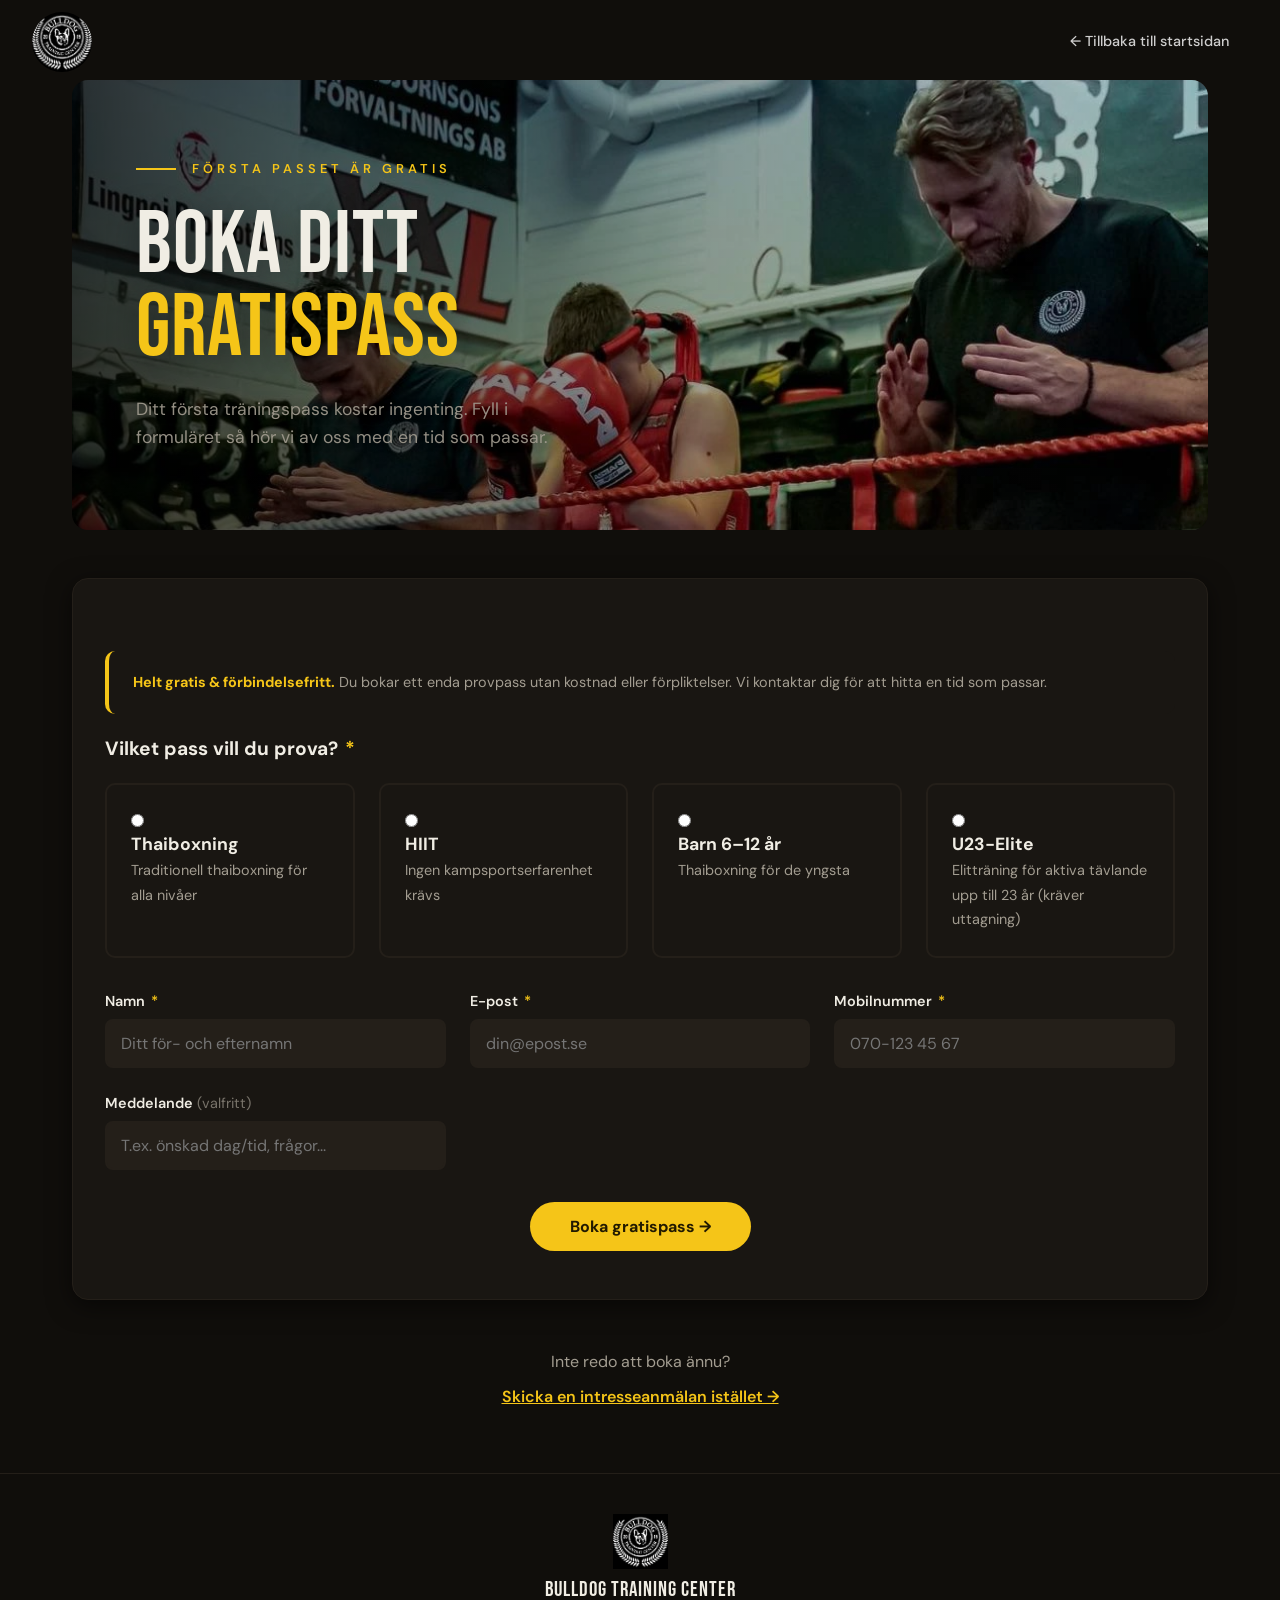
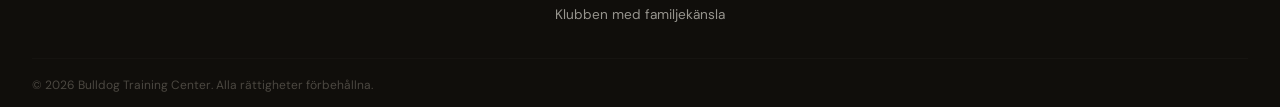
<file: boka.html>
<!DOCTYPE html>
<html lang="sv">
<head>
    <meta charset="UTF-8">
    <meta name="viewport" content="width=device-width, initial-scale=1.0">
    <title>Boka Gratispass — Bulldog Training Center</title>
    <meta name="description" content="Boka ditt gratis första träningspass på Bulldog Training Center i Göteborg. Thaiboxning, HIIT eller barnträning — välj det som passar dig!">
    <meta name="robots" content="index, follow">

    <!-- Open Graph -->
    <meta property="og:title" content="Boka Gratispass — Bulldog Training Center">
    <meta property="og:description" content="Ditt första pass är gratis! Boka thaiboxning eller HIIT i Göteborg.">
    <meta property="og:type" content="website">
    <meta property="og:url" content="https://bulldogtc.se/boka.html">
    <meta property="og:image" content="https://bulldogtc.se/images/bdtc-logo.jpg">
    <meta property="og:locale" content="sv_SE">

    <link rel="canonical" href="https://bulldogtc.se/boka.html">

    <!-- Favicon -->
    <link rel="icon" type="image/x-icon" href="favicon.ico">
    <link rel="icon" type="image/png" sizes="32x32" href="favicon-32x32.png">
    <link rel="apple-touch-icon" sizes="180x180" href="apple-touch-icon.png">

    <!-- Fonts -->
    <link rel="preconnect" href="https://fonts.googleapis.com">
    <link rel="preconnect" href="https://fonts.gstatic.com" crossorigin>
    <link href="https://fonts.googleapis.com/css2?family=Bebas+Neue&family=DM+Sans:wght@400;500;600;700&display=swap" rel="stylesheet">

    <!-- Shared Styles -->
    <link rel="stylesheet" href="style.css">
</head>
<body>

    <!-- HEADER -->
    <header class="site-header" id="header">
        <div class="header-inner">
            <a href="index.html" class="logo">
                <div>
                    <img src="images/image0.png" alt="Bulldog Training Center" class="logo-img desktop">
                    <img src="images/image001.png" alt="BDTC" class="logo-img mobile">
                </div>
            </a>
            <a href="index.html" class="back-link">← Tillbaka till startsidan</a>
        </div>
    </header>

    <main style="max-width: var(--max-width); margin: 0 auto; padding: 0 2rem; margin-top: var(--header-height);">

        <!-- Hero -->
        <div class="page-hero" style="background: linear-gradient(90deg, rgba(0,0,0,0.8) 0%, rgba(0,0,0,0.4) 50%, rgba(0,0,0,0.2) 100%), url('images/hero-boka.webp') center top/cover no-repeat; min-height: 50vh; align-items: center; justify-content: flex-start; padding: 0; text-align: left; position: relative;">
            <div style="max-width: 600px; padding: 3rem 3rem 3rem 4rem; position: relative;">
                <div class="hero-pretitle" style="display: flex; align-items: center; gap: 1rem; margin-bottom: 1.5rem;">
                    <div class="hero-pretitle-line" style="width: 40px; height: 2px; background: var(--accent);"></div>
                    <span style="font-family: var(--font-body); font-size: 0.8rem; font-weight: 600; letter-spacing: 4px; color: var(--accent); text-transform: uppercase;">Första passet är gratis</span>
                    <div class="hero-pretitle-line hero-pretitle-line-right" style="width: 40px; height: 2px; background: var(--accent);"></div>
                </div>
                <h1 style="font-size: clamp(3rem, 7vw, 5.5rem); line-height: 0.95; margin-bottom: 1.5rem; text-shadow: 0 4px 30px rgba(0,0,0,0.4);">Boka ditt<br><span style="color: var(--accent);">gratispass</span></h1>
                <p style="font-size: 1.1rem; opacity: 0.9; max-width: 450px; margin: 0; line-height: 1.6; text-shadow: 0 1px 10px rgba(0,0,0,0.4);">Ditt första träningspass kostar ingenting. Fyll i formuläret så hör vi av oss med en tid som passar.</p>
                <div class="time-promise">Vi hör av oss inom 24 timmar</div>
                <a href="#bokaForm" class="mobile-hero-cta" onclick="if(navigator.vibrate)navigator.vibrate(10)">Boka gratispass →</a>
            </div>
        </div>

        <!-- Form -->
        <div class="form-wrap">

            <div class="form-disclaimer">
                <strong>Helt gratis & förbindelsefritt.</strong> Du bokar ett enda provpass utan kostnad eller förpliktelser. Vi kontaktar dig för att hitta en tid som passar.
            </div>

            <form id="bokaForm">

                <!-- Välj pass -->
                <div class="sport-selection">
                    <h3>Vilket pass vill du prova? <span class="required-mark">*</span></h3>
                    <div class="sport-options">
                        <div class="sport-option" data-sport="thaiboxning" onclick="selectSport(this)">
                            <label>
                                <input type="radio" name="pass" value="Thaiboxning" required>
                                <div>
                                    <h4>Thaiboxning</h4>
                                    <p>Traditionell thaiboxning för alla nivåer</p>
                                </div>
                            </label>
                            <div class="thaiboxning-suboptions" id="thaiboxning-suboptions">
                                <h4>Välj nivå:</h4>
                                <div class="suboption">
                                    <label>
                                        <input type="radio" name="thaiboxning-level" value="Basic">
                                        <span class="lvl"><span class="lvl-name">Basic</span><span class="lvl-step">Steg 1</span></span>
                                    </label>
                                </div>
                                <div class="suboption">
                                    <label>
                                        <input type="radio" name="thaiboxning-level" value="Intermediate">
                                        <span class="lvl"><span class="lvl-name">Intermediate</span><span class="lvl-step">Steg 2</span></span>
                                    </label>
                                </div>
                                <div class="suboption">
                                    <label>
                                        <input type="radio" name="thaiboxning-level" value="Advanced">
                                        <span class="lvl"><span class="lvl-name">Advanced</span><span class="lvl-step">Steg 3</span></span>
                                    </label>
                                </div>
                            </div>
                        </div>

                        <div class="sport-option" onclick="selectSport(this)">
                            <label>
                                <input type="radio" name="pass" value="HIIT" required>
                                <div>
                                    <h4>HIIT</h4>
                                    <p>Ingen kampsportserfarenhet krävs</p>
                                </div>
                            </label>
                        </div>

                        <div class="sport-option" onclick="selectSport(this)">
                            <label>
                                <input type="radio" name="pass" value="Barn Thaiboxning" required>
                                <div>
                                    <h4>Barn 6–12 år</h4>
                                    <p>Thaiboxning för de yngsta</p>
                                </div>
                            </label>
                        </div>

                        <div class="sport-option" onclick="selectSport(this)">
                            <label>
                                <input type="radio" name="pass" value="U23-Elite" required>
                                <div>
                                    <h4>U23-Elite</h4>
                                    <p>Elitträning för aktiva tävlande upp till 23 år (kräver uttagning)</p>
                                </div>
                            </label>
                        </div>
                    </div>
                </div>

                <!-- Kontaktuppgifter -->
                <div class="form-grid">
                    <div class="form-group">
                        <label for="name">Namn <span class="required-mark">*</span></label>
                        <input type="text" id="name" name="name" autocomplete="name" required placeholder="Ditt för- och efternamn">
                    </div>
                    <div class="form-group">
                        <label for="email">E-post <span class="required-mark">*</span></label>
                        <input type="email" id="email" name="email" autocomplete="email" required placeholder="din@epost.se">
                    </div>
                    <div class="form-group">
                        <label for="phone">Mobilnummer <span class="required-mark">*</span></label>
                        <input type="tel" id="phone" name="phone" autocomplete="tel" required placeholder="070-123 45 67">
                    </div>
                    <div class="form-group">
                        <label for="message">Meddelande <span style="color: var(--gray-400); font-weight: 400;">(valfritt)</span></label>
                        <input type="text" id="message" name="message" placeholder="T.ex. önskad dag/tid, frågor...">
                    </div>
                </div>

                <button type="submit" class="btn-submit">Boka gratispass →</button>
            </form>
        </div>

        <!-- Alternativ -->
        <div style="text-align: center; margin: 3rem 0 2rem;">
            <p style="color: var(--gray-600); margin-bottom: 0.5rem;">Inte redo att boka ännu?</p>
            <a href="intresseanmalan.html" style="color: var(--accent); font-weight: 600; text-decoration: underline;">Skicka en intresseanmälan istället →</a>
        </div>

    </main>

    <!-- FOOTER -->
    <footer class="site-footer">
        <div class="footer-brand">
            <img src="images/image0.png" alt="BDTC" class="footer-logo desktop">
            <img src="images/image001.png" alt="BDTC" class="footer-logo mobile">
            <div>
                <div class="footer-name">Bulldog Training Center</div>
                <div class="footer-tagline">Klubben med familjekänsla</div>
            </div>
        </div>
        <p class="footer-copy">&copy; 2026 Bulldog Training Center. Alla rättigheter förbehållna.</p>
    </footer>

    <script>
    function selectSport(el) {
        document.querySelectorAll('.sport-option').forEach(o => o.classList.remove('selected'));
        el.classList.add('selected');

        const radio = el.querySelector('input[name="pass"]');
        if (radio) radio.checked = true;

        // Show/hide thaiboxning suboptions
        const subs = document.getElementById('thaiboxning-suboptions');
        if (el.dataset.sport === 'thaiboxning') {
            subs.classList.add('visible');
        } else {
            subs.classList.remove('visible');
            document.querySelectorAll('input[name="thaiboxning-level"]').forEach(r => r.checked = false);
        }
    }

    // Also handle direct radio clicks
    document.querySelectorAll('input[name="pass"]').forEach(radio => {
        radio.addEventListener('change', function() {
            selectSport(this.closest('.sport-option'));
        });
    });

    document.getElementById('bokaForm').addEventListener('submit', async function(e) {
        e.preventDefault();

        // ►► Web3Forms access key för Boka gratispass
        const WEB3FORMS_KEY = '10f6f5ea-ed38-40a2-a9ca-65a2f0e50818';

        const btn = this.querySelector('.btn-submit');
        const formData = new FormData(this);

        // Web3Forms kräver access_key
        formData.set('access_key', WEB3FORMS_KEY);

        // Slå ihop pass + nivå till ett läsbart fält i mejlet
        const pass = formData.get('pass');
        const level = formData.get('thaiboxning-level');
        formData.set('Pass', pass + (pass === 'Thaiboxning' && level ? ' (' + level + ')' : ''));
        formData.delete('thaiboxning-level');
        formData.set('subject', 'Boka gratispass — ' + (formData.get('name') || ''));
        formData.set('from_name', 'Bokning via bulldogtc.se');

        const originalText = btn.textContent;
        btn.disabled = true;
        btn.textContent = 'Skickar...';

        try {
            const res = await fetch('https://api.web3forms.com/submit', {
                method: 'POST',
                body: formData,
                headers: { 'Accept': 'application/json' }
            });
            const data = await res.json();

            if (res.ok && data.success) {
                // Ersätt formuläret med en bekräftelse
                const form = document.getElementById('bokaForm');
                form.innerHTML =
                    '<div style="text-align:center; padding:2.5rem 1rem;">' +
                    '<div style="font-family:var(--font-display); font-size:2rem; color:var(--accent); letter-spacing:1px; margin-bottom:0.75rem;">TACK!</div>' +
                    '<p style="color:var(--bone); font-size:1.1rem; margin-bottom:0.5rem;">Din bokning är skickad.</p>' +
                    '<p style="color:var(--ash);">Vi hör av oss så snart vi kan med en tid som passar. Vi ses på mattan!</p>' +
                    '</div>';
                form.scrollIntoView({ behavior: 'smooth', block: 'center' });
            } else {
                throw new Error('Web3Forms svarade med fel');
            }
        } catch (err) {
            btn.disabled = false;
            btn.textContent = originalText;
            alert('Något gick fel när bokningen skulle skickas. Försök igen, eller mejla oss direkt på BulldogTrainingCenter@gmail.com.');
        }
    });
    </script>

</body>
</html>
</file>
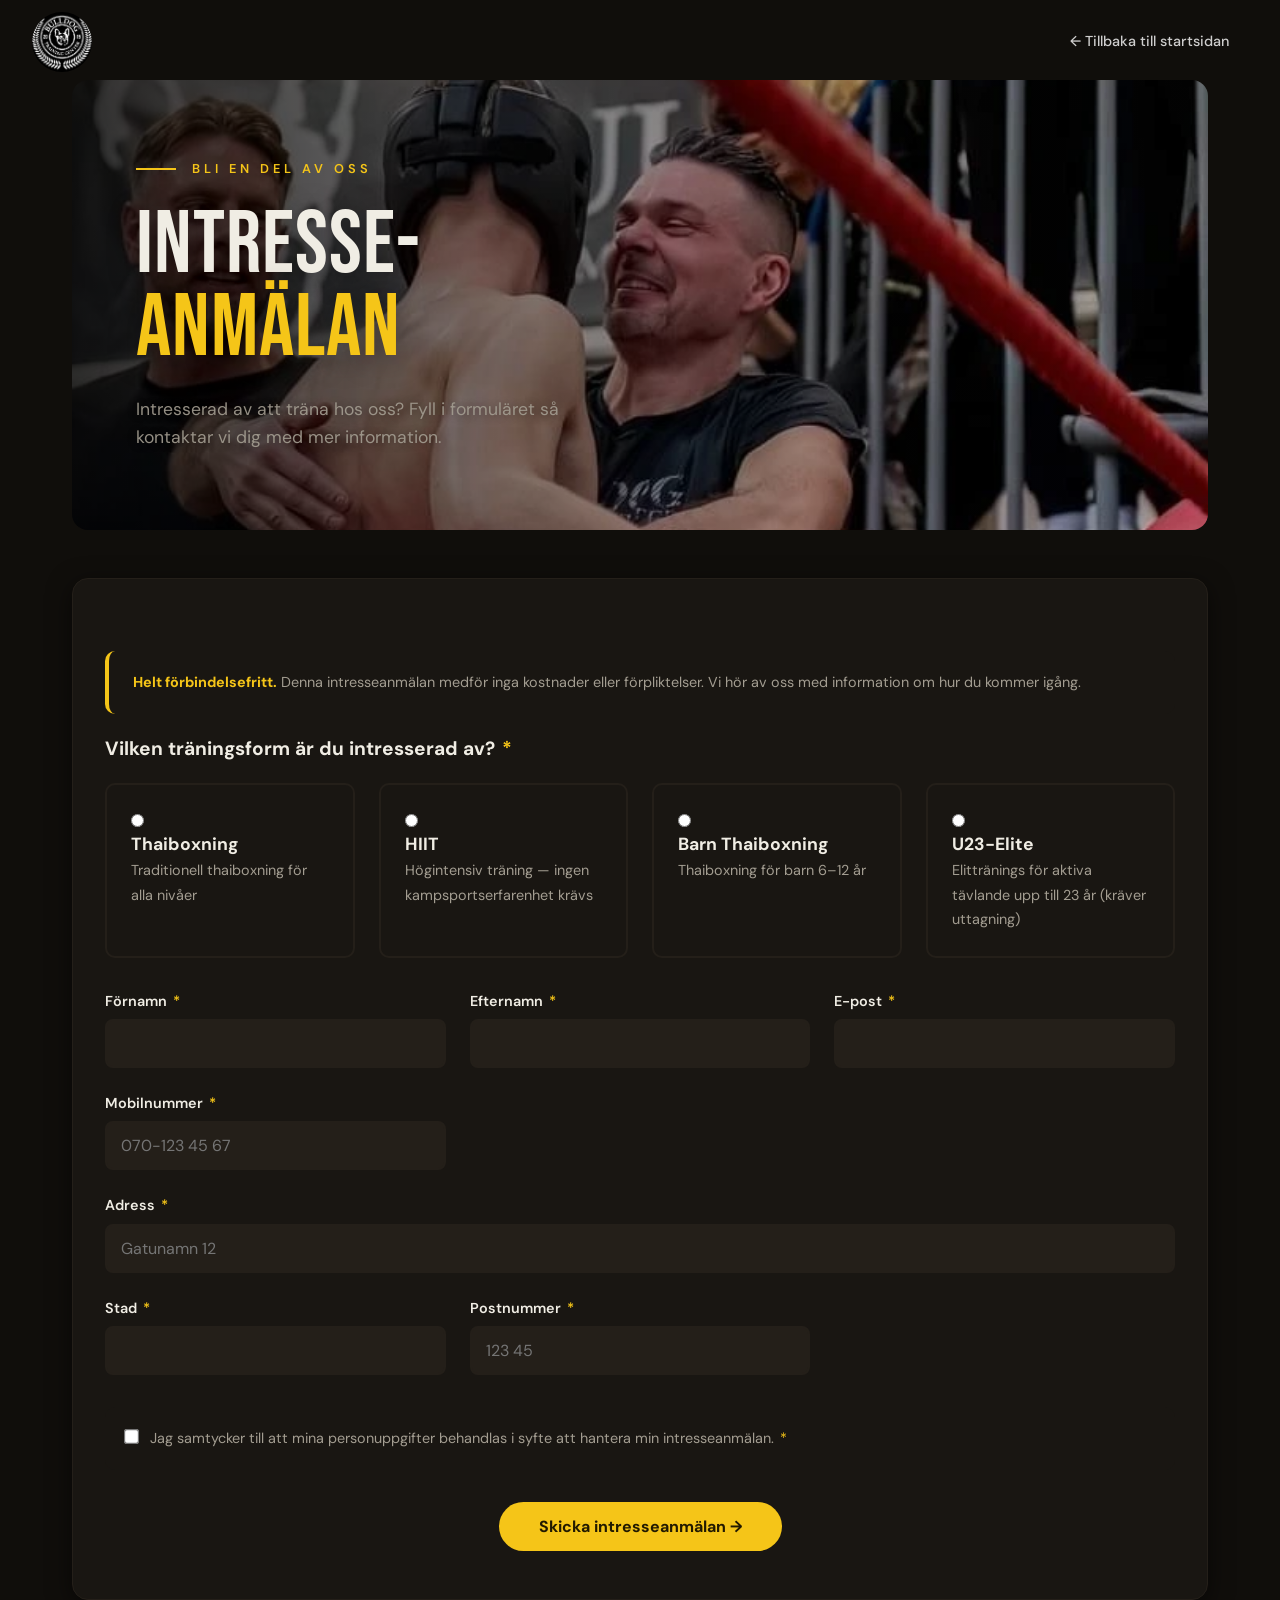
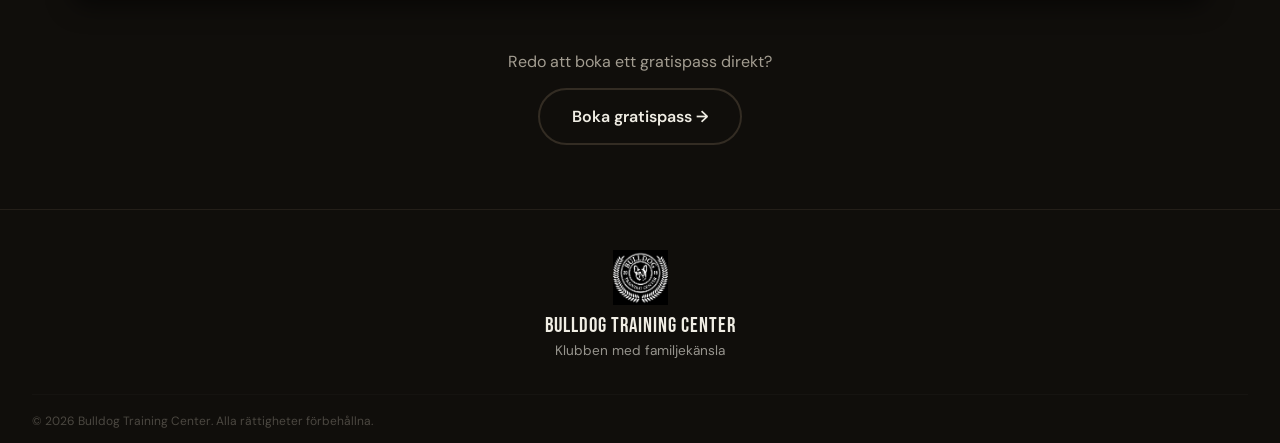
<file: intresseanmalan.html>
<!DOCTYPE html>
<html lang="sv">
<head>
    <meta charset="UTF-8">
    <meta name="viewport" content="width=device-width, initial-scale=1.0">
    <title>Intresseanmälan — Bulldog Training Center | Thaiboxning Göteborg</title>
    <meta name="description" content="Intresserad av thaiboxning eller HIIT i Göteborg? Skicka en förbindelsefri intresseanmälan till Bulldog Training Center så kontaktar vi dig.">
    <meta name="robots" content="index, follow">

    <!-- Open Graph -->
    <meta property="og:title" content="Intresseanmälan — Bulldog Training Center Göteborg">
    <meta property="og:description" content="Intresserad av kampsport eller HIIT? Skicka en förbindelsefri intresseanmälan så hör vi av oss.">
    <meta property="og:type" content="website">
    <meta property="og:url" content="https://bulldogtc.se/intresseanmalan.html">
    <meta property="og:image" content="https://bulldogtc.se/images/bdtc-logo.jpg">
    <meta property="og:locale" content="sv_SE">

    <link rel="canonical" href="https://bulldogtc.se/intresseanmalan.html">

    <!-- Favicon -->
    <link rel="icon" type="image/x-icon" href="favicon.ico">
    <link rel="icon" type="image/png" sizes="32x32" href="favicon-32x32.png">
    <link rel="apple-touch-icon" sizes="180x180" href="apple-touch-icon.png">

    <!-- Fonts -->
    <link rel="preconnect" href="https://fonts.googleapis.com">
    <link rel="preconnect" href="https://fonts.gstatic.com" crossorigin>
    <link href="https://fonts.googleapis.com/css2?family=Bebas+Neue&family=DM+Sans:wght@400;500;600;700&display=swap" rel="stylesheet">

    <!-- Shared Styles -->
    <link rel="stylesheet" href="style.css">
</head>
<body>

    <!-- HEADER -->
    <header class="site-header" id="header">
        <div class="header-inner">
            <a href="index.html" class="logo">
                <div>
                    <img src="images/image0.png" alt="Bulldog Training Center" class="logo-img desktop">
                    <img src="images/image001.png" alt="BDTC" class="logo-img mobile">
                </div>
            </a>
            <a href="index.html" class="back-link">← Tillbaka till startsidan</a>
        </div>
    </header>

    <main style="max-width: var(--max-width); margin: 0 auto; padding: 0 2rem; margin-top: var(--header-height);">

        <!-- Hero -->
        <div class="page-hero" style="background: linear-gradient(90deg, rgba(0,0,0,0.8) 0%, rgba(0,0,0,0.4) 50%, rgba(0,0,0,0.2) 100%), url('images/hero-intresseanmalan.webp') center center/cover no-repeat; min-height: 50vh; align-items: center; justify-content: flex-start; padding: 0; text-align: left; position: relative;">
            <div style="max-width: 600px; padding: 3rem 3rem 3rem 4rem; position: relative;">
                <div class="hero-pretitle" style="display: flex; align-items: center; gap: 1rem; margin-bottom: 1.5rem;">
                    <div class="hero-pretitle-line" style="width: 40px; height: 2px; background: var(--accent);"></div>
                    <span style="font-family: var(--font-body); font-size: 0.8rem; font-weight: 600; letter-spacing: 4px; color: var(--accent); text-transform: uppercase;">Bli en del av oss</span>
                    <div class="hero-pretitle-line hero-pretitle-line-right" style="width: 40px; height: 2px; background: var(--accent);"></div>
                </div>
                <h1 style="font-size: clamp(3rem, 7vw, 5.5rem); line-height: 0.95; margin-bottom: 1.5rem; text-shadow: 0 4px 30px rgba(0,0,0,0.4);">Intresse-<br><span style="color: var(--accent);">anmälan</span></h1>
                <p style="font-size: 1.1rem; opacity: 0.9; max-width: 450px; margin: 0; line-height: 1.6; text-shadow: 0 1px 10px rgba(0,0,0,0.4);">Intresserad av att träna hos oss? Fyll i formuläret så kontaktar vi dig med mer information.</p>
                <div class="time-promise">Vi hör av oss inom 24 timmar</div>
                <a href="#interestForm" class="mobile-hero-cta" onclick="if(navigator.vibrate)navigator.vibrate(10)">Starta anmälan →</a>
            </div>
        </div>

        <!-- Form -->
        <div class="form-wrap">

            <div class="form-disclaimer">
                <strong>Helt förbindelsefritt.</strong> Denna intresseanmälan medför inga kostnader eller förpliktelser. Vi hör av oss med information om hur du kommer igång.
            </div>

            <form id="interestForm">

                <!-- Välj träningsform -->
                <div class="sport-selection">
                    <h3>Vilken träningsform är du intresserad av? <span class="required-mark">*</span></h3>
                    <div class="sport-options">
                        <div class="sport-option" data-sport="thaiboxning" onclick="selectSport(this)">
                            <label>
                                <input type="radio" name="sport" value="Thaiboxning" required>
                                <div>
                                    <h4>Thaiboxning</h4>
                                    <p>Traditionell thaiboxning för alla nivåer</p>
                                </div>
                            </label>
                            <div class="thaiboxning-suboptions" id="thaiboxning-suboptions">
                                <h4>Välj nivå:</h4>
                                <div class="suboption">
                                    <label>
                                        <input type="radio" name="thaiboxning-level" value="Basic">
                                        <span class="lvl"><span class="lvl-name">Basic</span><span class="lvl-step">Steg 1</span></span>
                                    </label>
                                </div>
                                <div class="suboption">
                                    <label>
                                        <input type="radio" name="thaiboxning-level" value="Intermediate">
                                        <span class="lvl"><span class="lvl-name">Intermediate</span><span class="lvl-step">Steg 2</span></span>
                                    </label>
                                </div>
                                <div class="suboption">
                                    <label>
                                        <input type="radio" name="thaiboxning-level" value="Advanced">
                                        <span class="lvl"><span class="lvl-name">Advanced</span><span class="lvl-step">Steg 3</span></span>
                                    </label>
                                </div>
                            </div>
                        </div>

                        <div class="sport-option" onclick="selectSport(this)">
                            <label>
                                <input type="radio" name="sport" value="HIIT" required>
                                <div>
                                    <h4>HIIT</h4>
                                    <p>Högintensiv träning — ingen kampsportserfarenhet krävs</p>
                                </div>
                            </label>
                        </div>

                        <div class="sport-option" onclick="selectSport(this)">
                            <label>
                                <input type="radio" name="sport" value="Barn Thaiboxning" required>
                                <div>
                                    <h4>Barn Thaiboxning</h4>
                                    <p>Thaiboxning för barn 6–12 år</p>
                                </div>
                            </label>
                        </div>

                        <div class="sport-option" onclick="selectSport(this)">
                            <label>
                                <input type="radio" name="sport" value="U23-Elite" required>
                                <div>
                                    <h4>U23-Elite</h4>
                                    <p>Elittränings för aktiva tävlande upp till 23 år (kräver uttagning)</p>
                                </div>
                            </label>
                        </div>
                    </div>
                </div>

                <!-- Kontaktuppgifter -->
                <div class="form-grid">
                    <div class="form-group">
                        <label for="firstName">Förnamn <span class="required-mark">*</span></label>
                        <input type="text" id="firstName" name="firstName" autocomplete="given-name" required>
                    </div>

                    <div class="form-group">
                        <label for="lastName">Efternamn <span class="required-mark">*</span></label>
                        <input type="text" id="lastName" name="lastName" autocomplete="family-name" required>
                    </div>

                    <div class="form-group">
                        <label for="email">E-post <span class="required-mark">*</span></label>
                        <input type="email" id="email" name="email" autocomplete="email" required>
                    </div>

                    <div class="form-group">
                        <label for="phone">Mobilnummer <span class="required-mark">*</span></label>
                        <input type="tel" id="phone" name="phone" placeholder="070-123 45 67" autocomplete="tel" required>
                    </div>

                    <div class="form-group full-width">
                        <label for="address">Adress <span class="required-mark">*</span></label>
                        <input type="text" id="address" name="address" placeholder="Gatunamn 12" autocomplete="street-address" required>
                    </div>

                    <div class="form-group">
                        <label for="city">Stad <span class="required-mark">*</span></label>
                        <input type="text" id="city" name="city" autocomplete="address-level2" required>
                    </div>

                    <div class="form-group">
                        <label for="postalCode">Postnummer <span class="required-mark">*</span></label>
                        <input type="text" id="postalCode" name="postalCode" placeholder="123 45" autocomplete="postal-code" required>
                    </div>
                </div>

                <!-- Samtycke -->
                <div class="form-consent">
                    <input type="checkbox" name="privacyConsent" id="privacyConsent" required>
                    <label for="privacyConsent">
                        Jag samtycker till att mina personuppgifter behandlas i syfte att hantera min intresseanmälan. <span class="required-mark">*</span>
                    </label>
                </div>

                <button type="submit" class="btn-submit">Skicka intresseanmälan →</button>
            </form>
        </div>

        <!-- Alternativ -->
        <div style="text-align: center; margin: 3rem 0 2rem;">
            <p style="color: var(--gray-600); margin-bottom: 0.75rem;">Redo att boka ett gratispass direkt?</p>
            <a href="boka.html" class="btn btn-dark">Boka gratispass →</a>
        </div>

    </main>

    <!-- FOOTER -->
    <footer class="site-footer">
        <div class="footer-brand">
            <img src="images/image0.png" alt="BDTC" class="footer-logo desktop">
            <img src="images/image001.png" alt="BDTC" class="footer-logo mobile">
            <div>
                <div class="footer-name">Bulldog Training Center</div>
                <div class="footer-tagline">Klubben med familjekänsla</div>
            </div>
        </div>
        <p class="footer-copy">&copy; 2026 Bulldog Training Center. Alla rättigheter förbehållna.</p>
    </footer>

    <script>
    function selectSport(el) {
        // Remove selected from all
        document.querySelectorAll('.sport-option').forEach(o => o.classList.remove('selected'));
        el.classList.add('selected');

        // Check radio
        const radio = el.querySelector('input[name="sport"]');
        if (radio) radio.checked = true;

        // Show/hide thaiboxning suboptions
        const subs = document.getElementById('thaiboxning-suboptions');
        if (el.dataset.sport === 'thaiboxning') {
            subs.classList.add('visible');
        } else {
            subs.classList.remove('visible');
            document.querySelectorAll('input[name="thaiboxning-level"]').forEach(r => r.checked = false);
        }
    }

    // Also handle direct radio clicks
    document.querySelectorAll('input[name="sport"]').forEach(radio => {
        radio.addEventListener('change', function() {
            const parent = this.closest('.sport-option');
            selectSport(parent);
        });
    });

    // Form submission
    document.getElementById('interestForm').addEventListener('submit', async function(e) {
        e.preventDefault();

        // ►► Web3Forms access key för Intresseanmälan
        const WEB3FORMS_KEY = '10f6f5ea-ed38-40a2-a9ca-65a2f0e50818';

        const btn = this.querySelector('.btn-submit');
        const fd = new FormData(this);

        // Web3Forms kräver access_key
        fd.set('access_key', WEB3FORMS_KEY);

        // Slå ihop träningsform + nivå till ett läsbart fält
        const sport = fd.get('sport');
        const level = fd.get('thaiboxning-level');
        fd.set('Träningsform', sport + (sport === 'Thaiboxning' && level ? ' (' + level + ')' : ''));
        fd.delete('thaiboxning-level');
        fd.set('subject', 'Intresseanmälan — ' + (fd.get('firstName') || '') + ' ' + (fd.get('lastName') || ''));
        fd.set('from_name', 'Intresseanmälan via bulldogtc.se');

        const originalText = btn.textContent;
        btn.disabled = true;
        btn.textContent = 'Skickar...';

        try {
            const res = await fetch('https://api.web3forms.com/submit', {
                method: 'POST',
                body: fd,
                headers: { 'Accept': 'application/json' }
            });
            const data = await res.json();

            if (res.ok && data.success) {
                const form = document.getElementById('interestForm');
                form.innerHTML =
                    '<div style="text-align:center; padding:2.5rem 1rem;">' +
                    '<div style="font-family:var(--font-display); font-size:2rem; color:var(--accent); letter-spacing:1px; margin-bottom:0.75rem;">TACK!</div>' +
                    '<p style="color:var(--bone); font-size:1.1rem; margin-bottom:0.5rem;">Din intresseanmälan är skickad.</p>' +
                    '<p style="color:var(--ash);">Vi hör av oss så snart vi kan med mer information. Vi ses på mattan!</p>' +
                    '</div>';
                form.scrollIntoView({ behavior: 'smooth', block: 'center' });
            } else {
                throw new Error('Web3Forms svarade med fel');
            }
        } catch (err) {
            btn.disabled = false;
            btn.textContent = originalText;
            alert('Något gick fel när anmälan skulle skickas. Försök igen, eller mejla oss direkt på BulldogTrainingCenter@gmail.com.');
        }
    });
    </script>

</body>
</html>
</file>
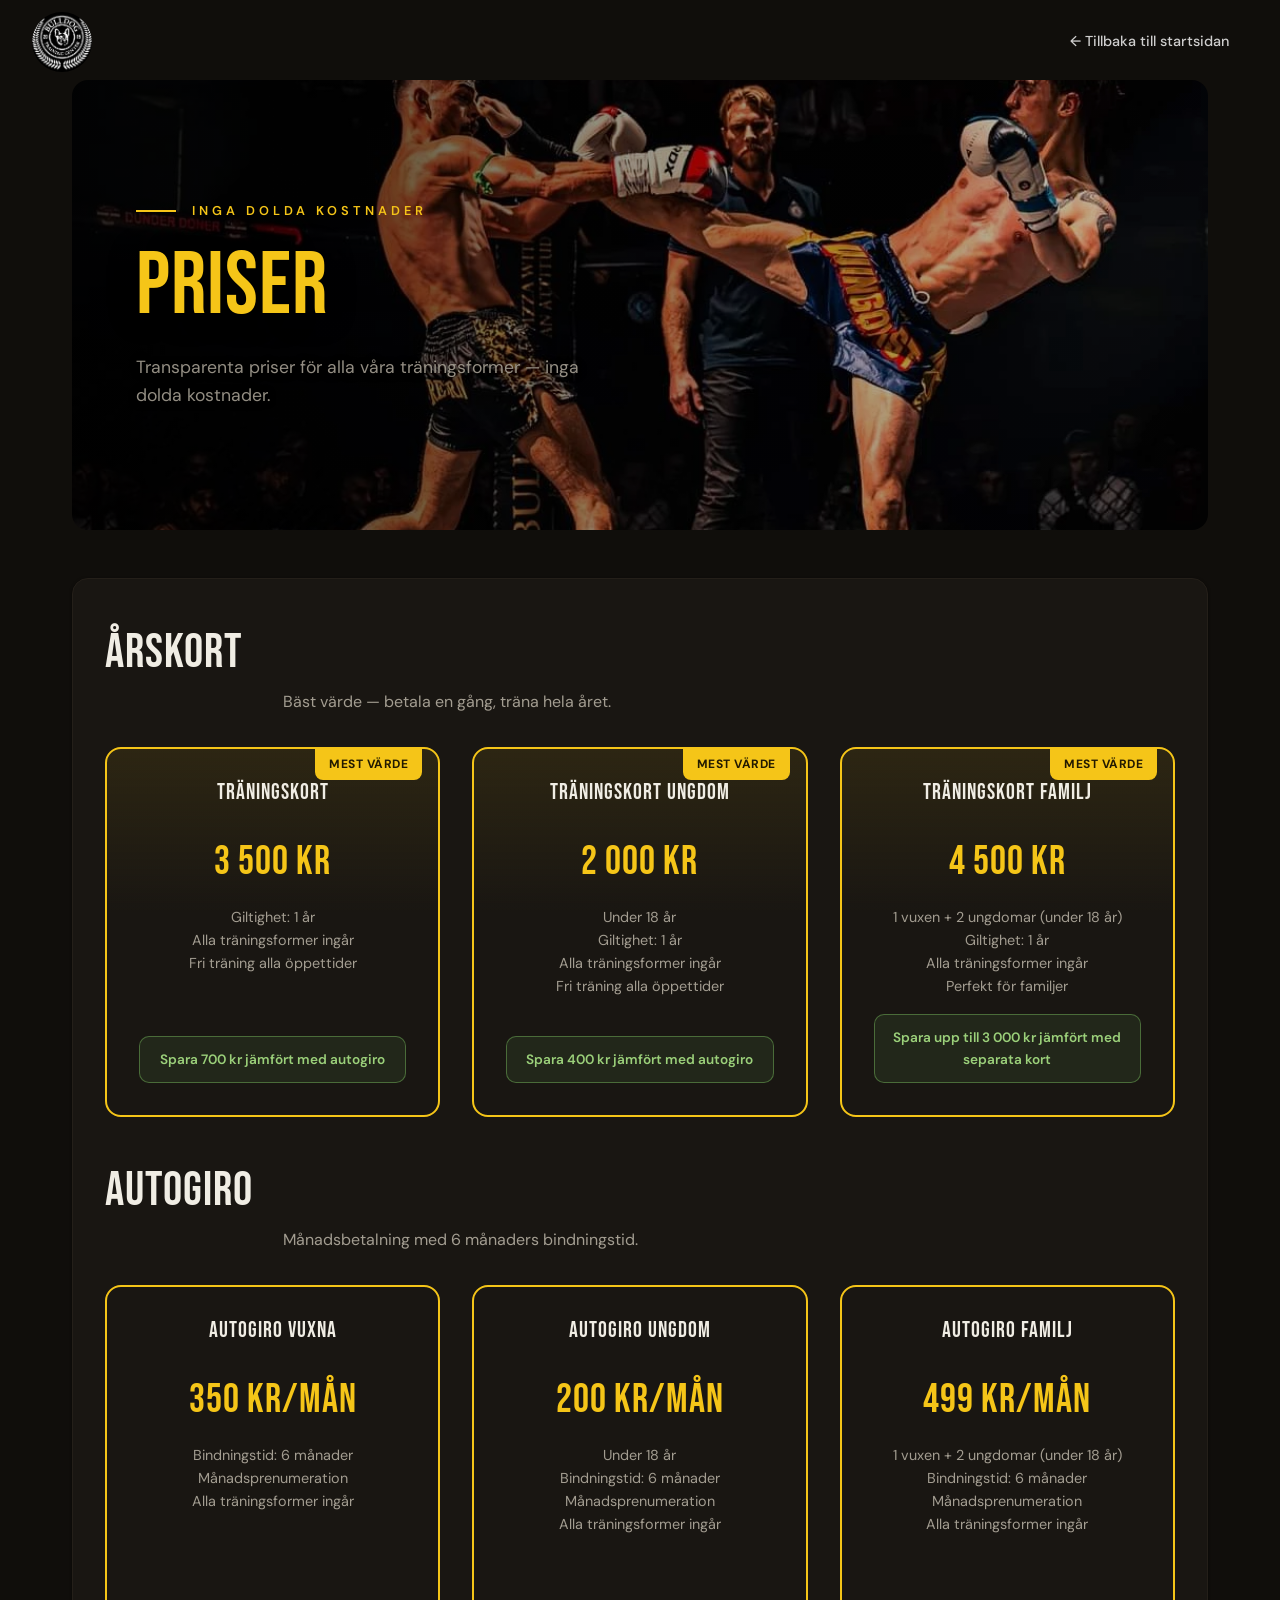
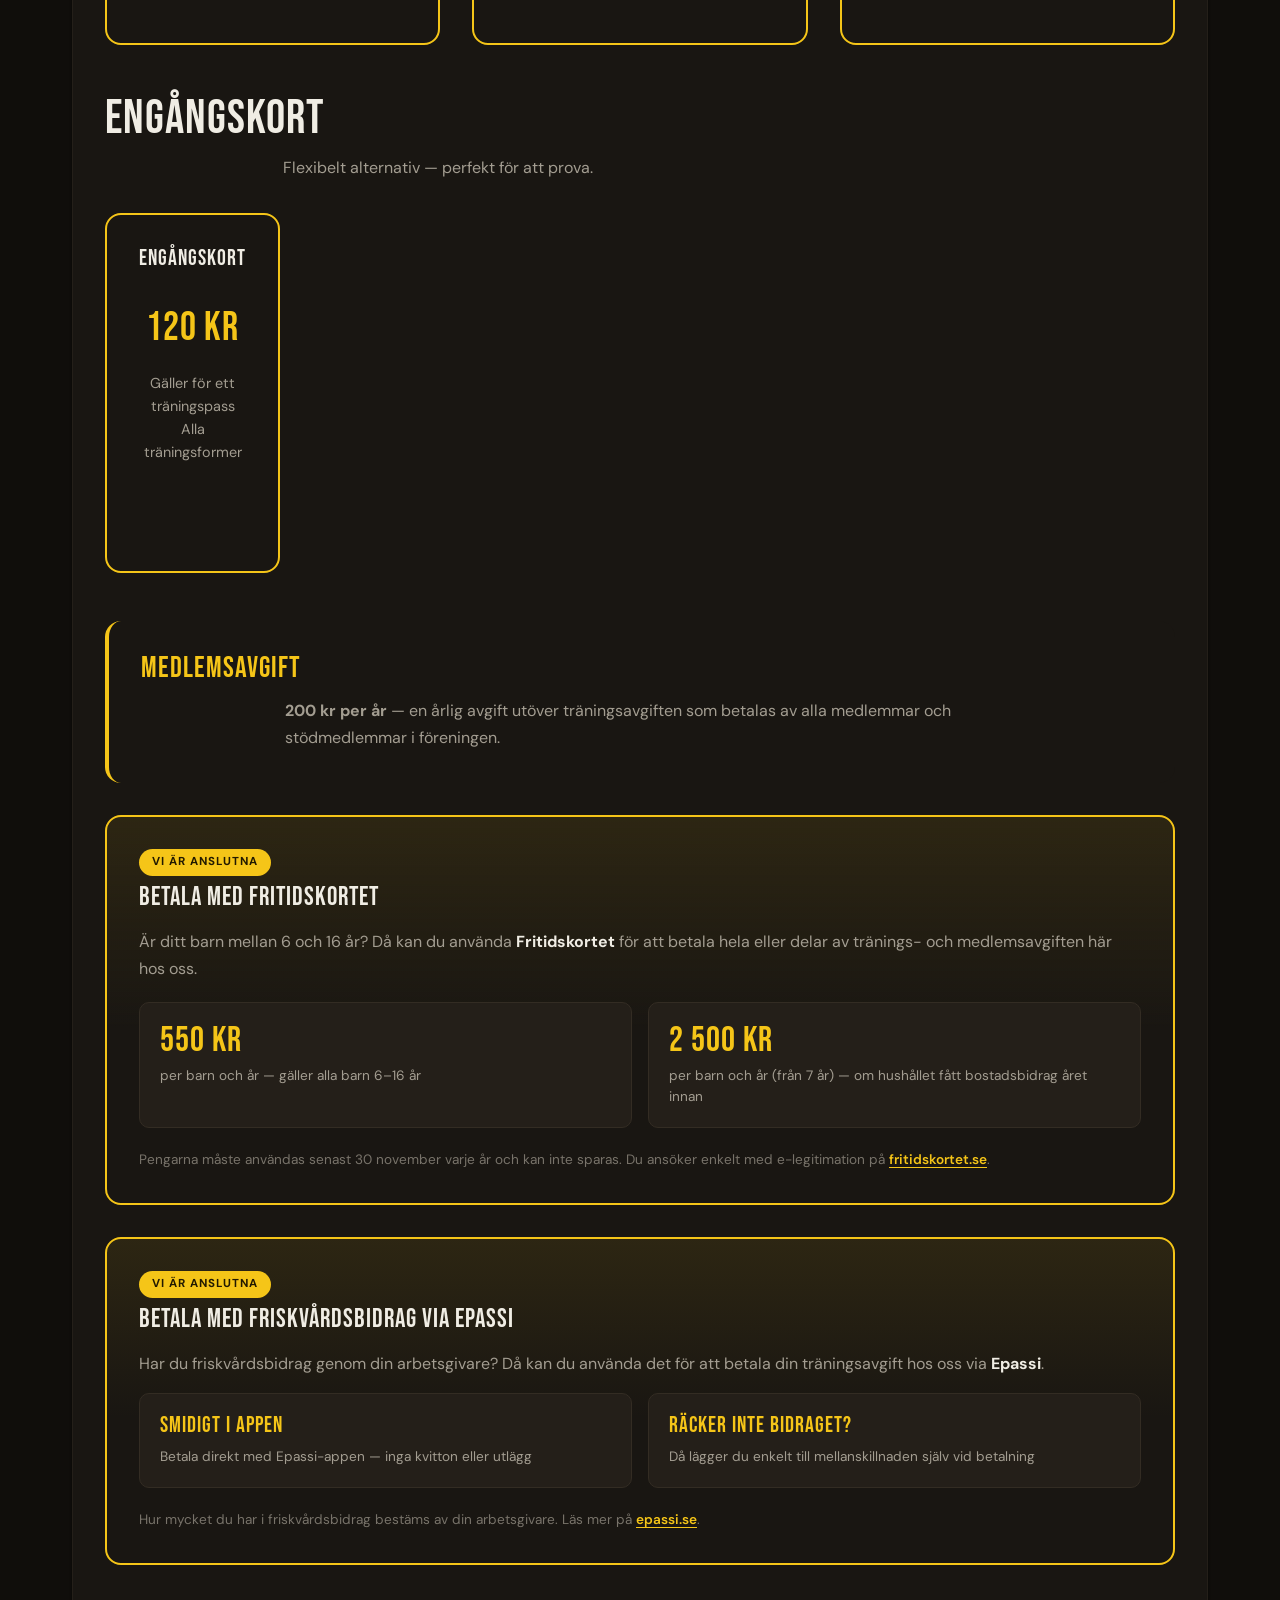
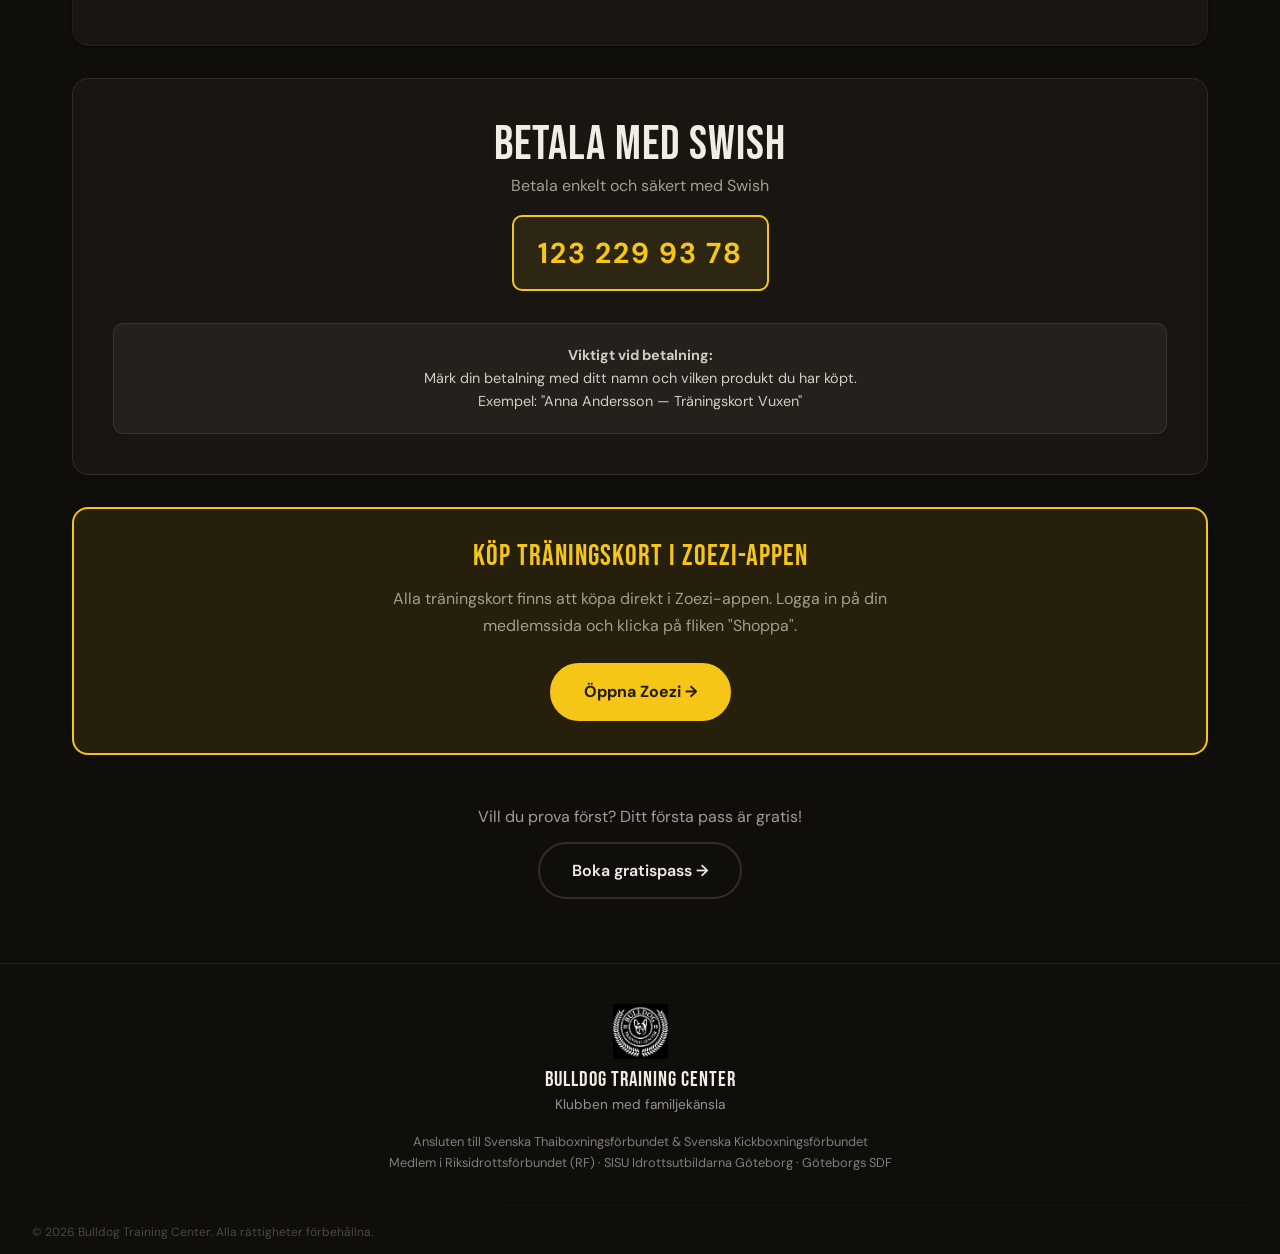
<file: Priser.html>
<!DOCTYPE html>
<html lang="sv">
<head>
    <meta charset="UTF-8">
    <meta name="viewport" content="width=device-width, initial-scale=1.0">
    <title>Priser — Bulldog Training Center | Thaiboxning Göteborg</title>
    <meta name="description" content="Transparenta priser för thaiboxning och HIIT på Bulldog Training Center i Göteborg. Årskort, autogiro och engångskort. Första passet är gratis!">
    <meta name="robots" content="index, follow">

    <!-- Open Graph -->
    <meta property="og:title" content="Priser — Bulldog Training Center Göteborg">
    <meta property="og:description" content="Transparenta priser för thaiboxning och HIIT. Årskort från 2 000 kr. Första passet gratis!">
    <meta property="og:type" content="website">
    <meta property="og:url" content="https://bulldogtc.se/Priser.html">
    <meta property="og:image" content="https://bulldogtc.se/images/bdtc-logo.jpg">
    <meta property="og:locale" content="sv_SE">

    <link rel="canonical" href="https://bulldogtc.se/Priser.html">

    <!-- Favicon -->
    <link rel="icon" type="image/x-icon" href="favicon.ico">
    <link rel="icon" type="image/png" sizes="32x32" href="favicon-32x32.png">
    <link rel="apple-touch-icon" sizes="180x180" href="apple-touch-icon.png">

    <!-- Fonts -->
    <link rel="preconnect" href="https://fonts.googleapis.com">
    <link rel="preconnect" href="https://fonts.gstatic.com" crossorigin>
    <link href="https://fonts.googleapis.com/css2?family=Bebas+Neue&family=DM+Sans:wght@400;500;600;700&display=swap" rel="stylesheet">

    <!-- Shared Styles -->
    <link rel="stylesheet" href="style.css">
</head>
<body>

    <!-- HEADER -->
    <header class="site-header" id="header">
        <div class="header-inner">
            <a href="index.html" class="logo">
                <div>
                    <img src="images/image0.png" alt="Bulldog Training Center" class="logo-img desktop">
                    <img src="images/image001.png" alt="BDTC" class="logo-img mobile">
                </div>
            </a>
            <a href="index.html" class="back-link">← Tillbaka till startsidan</a>
        </div>
    </header>

    <main style="max-width: var(--max-width); margin: 0 auto; padding: 0 2rem; margin-top: var(--header-height);">

        <!-- Hero -->
        <div class="page-hero" style="background: linear-gradient(90deg, rgba(0,0,0,0.8) 0%, rgba(0,0,0,0.4) 50%, rgba(0,0,0,0.2) 100%), url('images/hero-priser.webp') center 20%/cover no-repeat; min-height: 50vh; align-items: center; justify-content: flex-start; padding: 0; text-align: left; position: relative;">
            <div style="max-width: 600px; padding: 3rem 3rem 3rem 4rem; position: relative;">
                <div class="hero-pretitle" style="display: flex; align-items: center; gap: 1rem; margin-bottom: 1.5rem;">
                    <div class="hero-pretitle-line" style="width: 40px; height: 2px; background: var(--accent);"></div>
                    <span style="font-family: var(--font-body); font-size: 0.8rem; font-weight: 600; letter-spacing: 4px; color: var(--accent); text-transform: uppercase;">Inga dolda kostnader</span>
                    <div class="hero-pretitle-line hero-pretitle-line-right" style="width: 40px; height: 2px; background: var(--accent);"></div>
                </div>
                <h1 style="font-size: clamp(3rem, 7vw, 5.5rem); line-height: 0.95; margin-bottom: 1.5rem; text-shadow: 0 4px 30px rgba(0,0,0,0.4);"><span style="color: var(--accent);">Priser</span></h1>
                <p style="font-size: 1.1rem; opacity: 0.9; max-width: 450px; margin: 0; line-height: 1.6; text-shadow: 0 1px 10px rgba(0,0,0,0.4);">Transparenta priser för alla våra träningsformer — inga dolda kostnader.</p>
                <div class="time-promise">Prova först — gratis provpass</div>
                <a href="boka.html" class="mobile-hero-cta" onclick="if(navigator.vibrate)navigator.vibrate(10)">Boka gratispass →</a>
            </div>
        </div>

        <!-- Price Cards -->
        <div class="form-wrap" style="box-shadow: var(--shadow-sm);">

            <!-- Årskort (Mest värde) -->
            <h2 style="margin-bottom: 0.5rem;">Årskort</h2>
            <p style="color: var(--gray-600); margin-bottom: 2rem;">Bäst värde — betala en gång, träna hela året.</p>

            <div class="price-grid price-grid-featured">
                <div class="price-card">
                    <div class="price-badge">Mest värde</div>
                    <h3>Träningskort</h3>
                    <div class="price-amount">3 500 kr</div>
                    <div class="price-details">
                        Giltighet: 1 år<br>
                        Alla träningsformer ingår<br>
                        Fri träning alla öppettider
                    </div>
                    <div class="price-savings">Spara 700 kr jämfört med autogiro</div>
                </div>

                <div class="price-card">
                    <div class="price-badge">Mest värde</div>
                    <h3>Träningskort Ungdom</h3>
                    <div class="price-amount">2 000 kr</div>
                    <div class="price-details">
                        Under 18 år<br>
                        Giltighet: 1 år<br>
                        Alla träningsformer ingår<br>
                        Fri träning alla öppettider
                    </div>
                    <div class="price-savings">Spara 400 kr jämfört med autogiro</div>
                </div>

                <div class="price-card">
                    <div class="price-badge">Mest värde</div>
                    <h3>Träningskort Familj</h3>
                    <div class="price-amount">4 500 kr</div>
                    <div class="price-details">
                        1 vuxen + 2 ungdomar (under 18 år)<br>
                        Giltighet: 1 år<br>
                        Alla träningsformer ingår<br>
                        Perfekt för familjer
                    </div>
                    <div class="price-savings">Spara upp till 3 000 kr jämfört med separata kort</div>
                </div>
            </div>

            <!-- Autogiro -->
            <h2 style="margin-top: 3rem; margin-bottom: 0.5rem;">Autogiro</h2>
            <p style="color: var(--gray-600); margin-bottom: 2rem;">Månadsbetalning med 6 månaders bindningstid.</p>

            <div class="price-grid">
                <div class="price-card">
                    <h3>Autogiro Vuxna</h3>
                    <div class="price-amount">350 kr/mån</div>
                    <div class="price-details">
                        Bindningstid: 6 månader<br>
                        Månadsprenumeration<br>
                        Alla träningsformer ingår
                    </div>
                </div>

                <div class="price-card">
                    <h3>Autogiro Ungdom</h3>
                    <div class="price-amount">200 kr/mån</div>
                    <div class="price-details">
                        Under 18 år<br>
                        Bindningstid: 6 månader<br>
                        Månadsprenumeration<br>
                        Alla träningsformer ingår
                    </div>
                </div>

                <div class="price-card">
                    <h3>Autogiro Familj</h3>
                    <div class="price-amount">499 kr/mån</div>
                    <div class="price-details">
                        1 vuxen + 2 ungdomar (under 18 år)<br>
                        Bindningstid: 6 månader<br>
                        Månadsprenumeration<br>
                        Alla träningsformer ingår
                    </div>
                </div>
            </div>

            <!-- Engångskort -->
            <h2 style="margin-top: 3rem; margin-bottom: 0.5rem;">Engångskort</h2>
            <p style="color: var(--gray-600); margin-bottom: 2rem;">Flexibelt alternativ — perfekt för att prova.</p>

            <div class="price-grid" style="max-width: 400px;">
                <div class="price-card">
                    <h3>Engångskort</h3>
                    <div class="price-amount">120 kr</div>
                    <div class="price-details">
                        Gäller för ett träningspass<br>
                        Alla träningsformer
                    </div>
                </div>
            </div>

            <!-- Medlemsavgift -->
            <div class="info-box" style="margin-top: 3rem;">
                <h3>Medlemsavgift</h3>
                <p><strong>200 kr per år</strong> — en årlig avgift utöver träningsavgiften som betalas av alla medlemmar och stödmedlemmar i föreningen.</p>
            </div>

            <!-- Fritidskortet -->
            <div class="fritidskort-box">
                <div class="fritidskort-head">
                    <span class="fritidskort-tag">Vi är anslutna</span>
                    <h3>Betala med Fritidskortet</h3>
                </div>
                <p>Är ditt barn mellan 6 och 16 år? Då kan du använda <strong>Fritidskortet</strong> för att betala hela eller delar av tränings- och medlemsavgiften här hos oss.</p>
                <div class="fritidskort-amounts">
                    <div class="fritidskort-amount">
                        <div class="fritidskort-kr">550 kr</div>
                        <div class="fritidskort-label">per barn och år — gäller alla barn 6–16 år</div>
                    </div>
                    <div class="fritidskort-amount">
                        <div class="fritidskort-kr">2 500 kr</div>
                        <div class="fritidskort-label">per barn och år (från 7 år) — om hushållet fått bostadsbidrag året innan</div>
                    </div>
                </div>
                <p class="fritidskort-note">Pengarna måste användas senast 30 november varje år och kan inte sparas. Du ansöker enkelt med e-legitimation på <a href="https://www.fritidskortet.se/" target="_blank" rel="noopener">fritidskortet.se</a>.</p>
            </div>

            <!-- Epassi / Friskvårdsbidrag -->
            <div class="epassi-box">
                <div class="epassi-head">
                    <span class="epassi-tag">Vi är anslutna</span>
                    <h3>Betala med friskvårdsbidrag via Epassi</h3>
                </div>
                <p>Har du friskvårdsbidrag genom din arbetsgivare? Då kan du använda det för att betala din träningsavgift hos oss via <strong>Epassi</strong>.</p>
                <div class="epassi-tiles">
                    <div class="epassi-tile">
                        <div class="epassi-tile-title">Smidigt i appen</div>
                        <div class="epassi-tile-label">Betala direkt med Epassi-appen — inga kvitton eller utlägg</div>
                    </div>
                    <div class="epassi-tile">
                        <div class="epassi-tile-title">Räcker inte bidraget?</div>
                        <div class="epassi-tile-label">Då lägger du enkelt till mellanskillnaden själv vid betalning</div>
                    </div>
                </div>
                <p class="epassi-note">Hur mycket du har i friskvårdsbidrag bestäms av din arbetsgivare. Läs mer på <a href="https://www.epassi.se/" target="_blank" rel="noopener">epassi.se</a>.</p>
            </div>

        </div>

        <!-- Swish -->
        <div class="swish-section">
            <h2 style="color: var(--white);">Betala med Swish</h2>
            <p>Betala enkelt och säkert med Swish</p>
            <div class="swish-number">123 229 93 78</div>
            <div class="swish-instructions">
                <strong>Viktigt vid betalning:</strong><br>
                Märk din betalning med ditt namn och vilken produkt du har köpt.<br>
                Exempel: "Anna Andersson — Träningskort Vuxen"
            </div>
        </div>

        <!-- Zoezi info -->
        <div style="background: var(--accent-light); border: 2px solid var(--accent); border-radius: var(--radius-lg); padding: 2rem; text-align: center; margin: 2rem 0;">
            <h3 style="color: var(--accent); margin-bottom: 0.75rem;">Köp träningskort i Zoezi-appen</h3>
            <p style="color: var(--gray-600); margin: 0 auto 1.5rem; max-width: 500px;">Alla träningskort finns att köpa direkt i Zoezi-appen. Logga in på din medlemssida och klicka på fliken "Shoppa".</p>
            <a href="https://bdtcgbg.gymsystem.se/" target="_blank" class="btn btn-primary">Öppna Zoezi →</a>
        </div>

        <!-- CTA -->
        <div style="text-align: center; margin: 3rem 0 2rem;">
            <p style="color: var(--gray-600); margin-bottom: 0.75rem;">Vill du prova först? Ditt första pass är gratis!</p>
            <a href="boka.html" class="btn btn-dark">Boka gratispass →</a>
        </div>

    </main>

    <!-- FOOTER -->
    <footer class="site-footer">
        <div class="footer-brand">
            <img src="images/image0.png" alt="BDTC" class="footer-logo desktop">
            <img src="images/image001.png" alt="BDTC" class="footer-logo mobile">
            <div>
                <div class="footer-name">Bulldog Training Center</div>
                <div class="footer-tagline">Klubben med familjekänsla</div>
            </div>
        </div>
        <div class="footer-affiliations">
            Ansluten till Svenska Thaiboxningsförbundet & Svenska Kickboxningsförbundet<br>
            Medlem i Riksidrottsförbundet (RF) · SISU Idrottsutbildarna Göteborg · Göteborgs SDF
        </div>
        <p class="footer-copy">&copy; 2026 Bulldog Training Center. Alla rättigheter förbehållna.</p>
    </footer>

</body>
</html>
</file>
<file: style.css>
/* ============================================
   BULLDOG TRAINING CENTER — Shared Styles
   ============================================
   Palett: "läder & mästarplåt"
   Varma nära-svarta toner (läder, ringduk, rep)
   med guld sparsamt använt som mässingsplåten
   på ett mästerskapsbälte. Rubriker är ben-vita,
   inte guld — guldet ska vara sällsynt för att
   betyda något.
   ============================================ */

/* --- Reset & Base --- */
*, *::before, *::after {
    margin: 0;
    padding: 0;
    box-sizing: border-box;
}

:root {
    /* Ytor — varma nära-svarta, aldrig ren #000 */
    --leather: #100E0B;
    --canvas: #191612;
    --rope: #241F19;
    --rope-strong: #332C23;

    /* Text */
    --bone: #F0EDE4;
    --ash: #A39D91;
    --ash-dim: #78736A;

    /* Accent */
    --gold: #F5C518;
    --gold-hover: #FFD84A;
    --ink: #221A00;
    --gold-wash: rgba(245, 197, 24, 0.09);
    --gold-glow: rgba(245, 197, 24, 0.28);

    /* Bakåtkompatibla alias */
    --black: #000;
    --white: var(--bone);
    --off-white: var(--leather);
    --gray-100: var(--canvas);
    --gray-200: var(--rope);
    --gray-400: var(--ash-dim);
    --gray-600: var(--ash);
    --gray-800: var(--bone);
    --accent: var(--gold);
    --accent-hover: var(--gold-hover);
    --accent-light: var(--gold-wash);
    --accent-glow: var(--gold-glow);

    --font-display: 'Bebas Neue', 'Arial Narrow', sans-serif;
    --font-body: 'DM Sans', 'Helvetica Neue', Arial, sans-serif;

    --header-height: 80px;
    --max-width: 1200px;
    --radius: 10px;
    --radius-lg: 16px;
    --shadow-sm: 0 1px 3px rgba(0,0,0,0.6);
    --shadow-md: 0 6px 24px rgba(0,0,0,0.55);
    --shadow-lg: 0 14px 48px rgba(0,0,0,0.65);
    --transition: 0.3s ease;
}

html { scroll-behavior: smooth; background: var(--leather); }

body {
    font-family: var(--font-body);
    line-height: 1.6;
    color: var(--gray-800);
    background-color: var(--off-white);
    -webkit-font-smoothing: antialiased;
}

img { max-width: 100%; height: auto; display: block; }
a { color: inherit; text-decoration: none; }

/* --- Typography --- */
h1, h2, h3, h4 {
    color: var(--bone);
    font-family: var(--font-display);
    font-weight: 400;
    letter-spacing: 1px;
    text-transform: uppercase;
    line-height: 1.1;
}

h1 { font-size: clamp(2.5rem, 6vw, 4.5rem); }
h2 { font-size: clamp(2rem, 4vw, 3rem); }
h3 { font-size: clamp(1.3rem, 2.5vw, 1.8rem); }

p { font-size: 1rem; line-height: 1.7; max-width: 65ch; margin-left: auto; margin-right: auto; color: var(--ash); }

/* --- Layout --- */
.container { max-width: var(--max-width); margin: 0 auto; padding: 0 2rem; }
.section { padding: 5rem 0; }
.section-dark { background: var(--leather); color: var(--bone); }
.section-alt { background: var(--canvas); }
.text-center { text-align: center; }

/* ============================================ HEADER */
.site-header {
    background: var(--leather);
    color: var(--white);
    position: fixed;
    width: 100%;
    top: 0;
    z-index: 1000;
    height: var(--header-height);
    padding-top: 4px;
    display: flex;
    align-items: center;
    transition: all 0.4s cubic-bezier(0.4, 0, 0.2, 1);
    border-bottom: none;
}

.site-header.scrolled {
    box-shadow: 0 4px 30px rgba(0,0,0,0.4);
    height: 65px;
}

.header-inner {
    max-width: 1600px;
    margin: 0 auto;
    padding: 0 2rem;
    width: 100%;
    display: flex;
    justify-content: space-between;
    align-items: center;
}

.logo { display: flex; align-items: center; gap: 0.75rem; flex-shrink: 0; transition: opacity var(--transition); }
.logo:hover { opacity: 0.8; }

.logo-img { width: 60px; height: 60px; border-radius: 50%; object-fit: contain; transition: var(--transition); }
.site-header.scrolled .logo-img { width: 48px; height: 48px; }
.logo-img.desktop { display: block; }
.logo-img.mobile { display: none; }

.logo-city { font-family: var(--font-body); font-size: 0.7rem; text-transform: uppercase; letter-spacing: 2px; opacity: 0.6; margin-top: 2px; }

.nav-links { display: flex; list-style: none; gap: 0.25rem; align-items: center; }
.nav-links a { color: rgba(255,255,255,0.8); font-family: var(--font-body); font-size: 0.85rem; font-weight: 500; letter-spacing: 0.3px; padding: 0.6rem 1rem; border-radius: 6px; transition: all var(--transition); white-space: nowrap; }
.nav-links a:hover, .nav-links a.active { color: var(--white); background: rgba(245,197,24,0.10); }

/* --- Hamburger menu: always visible --- */
.mobile-menu { display: flex; flex-direction: column; cursor: pointer; padding: 12px; gap: 5px; z-index: 1001; }
.mobile-menu span { width: 24px; height: 2px; background: var(--white); transition: var(--transition); display: block; }
.mobile-menu.active span:nth-child(1) { transform: rotate(45deg) translate(5px, 5px); }
.mobile-menu.active span:nth-child(2) { opacity: 0; }
.mobile-menu.active span:nth-child(3) { transform: rotate(-45deg) translate(5px, -5px); }

/* Nav links hidden by default, shown via hamburger */
.nav-links {
    position: fixed;
    top: var(--header-height);
    left: -100%;
    width: 100%;
    height: calc(100vh - var(--header-height));
    background: rgba(16, 14, 11, 0.97);
    backdrop-filter: blur(20px);
    flex-direction: column;
    align-items: center;
    justify-content: flex-start;
    padding-top: 2rem;
    transition: left 0.3s ease;
    overflow-y: auto;
    z-index: 999;
}

.nav-links.active { left: 0; }

.nav-links li { width: 100%; text-align: center; }
.nav-links a { display: block; padding: 1rem 2rem; font-size: 1.1rem; border-bottom: 1px solid rgba(255,255,255,0.06); border-radius: 0; }

.back-link { color: rgba(255,255,255,0.8); font-family: var(--font-body); font-size: 0.9rem; font-weight: 500; padding: 0.6rem 1.2rem; border-radius: 6px; transition: all var(--transition); }
.back-link:hover { color: var(--white); background: rgba(245,197,24,0.10); }

/* ============================================ SCHEDULE WATERMARK */
.schedule-watermark {
    position: absolute;
    top: 50%;
    left: 50%;
    transform: translate(-50%, -50%);
    width: 800px;
    height: 800px;
    opacity: 0.11;
    pointer-events: none;
    z-index: 0;
}

.schedule-watermark img {
    width: 100%;
    height: 100%;
    object-fit: contain;
    /* logotypen är mörk — vänds till ljus siluett mot den svarta bakgrunden */
    filter: brightness(0) invert(1);
}

#schema .container { position: relative; z-index: 1; }

@media (max-width: 768px) {
    .schedule-watermark { display: none; }
}

/* ============================================ GALLERY PARALLAX BREAKS */
.gallery-parallax {
    width: 100%;
    height: 400px;
    background-size: cover;
    background-repeat: no-repeat;
    background-attachment: fixed;
    position: relative;
}

.gallery-parallax::after {
    content: "";
    position: absolute;
    inset: 0;
    background: linear-gradient(rgba(0,0,0,0.3), rgba(0,0,0,0.5));
}

@media (max-width: 768px) {
    .gallery-parallax { 
        height: 250px; 
        background-attachment: scroll; /* parallax disabled on mobile for performance */
    }
}

/* ============================================ HERO */
.hero {
    min-height: 100vh;
    min-height: 100dvh;
    min-height: 100lvh;
    display: flex;
    align-items: flex-start;
    justify-content: center;
    text-align: center;
    color: var(--white);
    margin-top: var(--header-height);
    padding: 1.5rem 2rem 3rem;
    position: relative;
    overflow: hidden;
    background: var(--leather);
}

.hero::before { content: none; }

.hero-content { position: relative; z-index: 2; max-width: 800px; }

.hero-logo { width: 200px; height: 200px; margin: 0 auto 2rem; border-radius: var(--radius-lg); object-fit: contain; }
.hero-logo.desktop { display: block; }
.hero-logo.mobile { display: none; }

.hero-title { margin-bottom: 0.5rem; color: var(--white); }

.hero-tagline { font-family: var(--font-body); font-size: clamp(1rem, 2vw, 1.25rem); font-weight: 400; opacity: 0.9; margin: 0 auto 0.75rem; max-width: 550px; text-transform: none; letter-spacing: 0; line-height: 1.7; }
.hero-highlight { color: var(--accent); font-weight: 600; }

.hero-free { display: inline-block; margin-top: 1.5rem; padding: 0.6rem 1.5rem; background: rgba(255,255,255,0.1); border: 1px solid rgba(255,255,255,0.2); border-radius: 50px; font-size: 1rem; font-weight: 600; backdrop-filter: blur(10px); }

/* --- USP Pills --- */
.usp-row { display: flex; gap: 0.75rem; justify-content: center; flex-wrap: wrap; margin-top: 1.5rem; }
.usp-pill { display: inline-flex; align-items: center; gap: 0.4rem; padding: 0.5rem 1rem; background: rgba(245,197,24,0.10); border: 1px solid rgba(255,255,255,0.15); border-radius: 50px; font-size: 0.85rem; font-weight: 500; backdrop-filter: blur(8px); }

/* --- CTA --- */
.cta-group { display: flex; gap: 1rem; justify-content: center; flex-wrap: wrap; margin-top: 2rem; }

.btn { display: inline-flex; align-items: center; justify-content: center; padding: 14px 32px; border-radius: 50px; font-family: var(--font-body); font-size: 1rem; font-weight: 600; cursor: pointer; transition: all var(--transition); border: 2px solid transparent; text-decoration: none; }
.btn-primary { background: var(--gold); color: var(--ink); border-color: var(--gold); font-weight: 700; }
.btn-primary:hover { background: var(--accent-hover); border-color: var(--accent-hover); transform: translateY(-2px); box-shadow: 0 6px 20px var(--accent-glow); }
.btn-outline { background: transparent; color: var(--white); border-color: rgba(255,255,255,0.4); }
.btn-outline:hover { border-color: var(--white); background: rgba(245,197,24,0.10); transform: translateY(-2px); }
.btn-dark { background: transparent; color: var(--bone); border-color: var(--rope-strong); }
.btn-dark:hover { background: var(--rope); border-color: var(--gold); transform: translateY(-2px); box-shadow: var(--shadow-md); }

/* ============================================ SUB-PAGE HERO */
.page-hero { background: linear-gradient(135deg, var(--leather) 0%, var(--rope) 100%); color: var(--bone); min-height: 35vh; display: flex; align-items: center; justify-content: center; text-align: center; border-radius: var(--radius-lg); margin-bottom: 3rem; padding: 3rem 2rem; }
.page-hero-logo { width: 150px; height: 150px; margin: 0 auto 1.5rem; border-radius: var(--radius-lg); object-fit: contain; }
.page-hero-logo.desktop { display: block; }
.page-hero-logo.mobile { display: none; }
.page-hero p { font-size: 1.15rem; opacity: 0.85; max-width: 500px; margin: 0.75rem auto 0; }

/* ============================================ CARDS */
.card { background: var(--canvas); border: 1px solid var(--rope); border-radius: var(--radius-lg); padding: 2rem; box-shadow: var(--shadow-sm); transition: transform var(--transition), box-shadow var(--transition); }
.card:hover { transform: translateY(-4px); box-shadow: var(--shadow-md); }
.card-dark { background: var(--canvas); color: var(--bone); border: 1px solid var(--rope); }
.card-dark h3, .card-dark h4 { color: var(--white); }
.card-dark p { color: rgba(255,255,255,0.85); max-width: none; }
.card .card-subtitle, .card-subtitle { color: var(--gold); font-family: var(--font-body); font-size: 0.95rem; font-weight: 600; text-transform: none; letter-spacing: 0; margin-bottom: 0.5rem; max-width: none; }

/* ============================================ GRIDS */
.grid-2 { display: grid; grid-template-columns: repeat(auto-fit, minmax(300px, 1fr)); gap: 2rem; }
.grid-3 { display: grid; grid-template-columns: repeat(auto-fit, minmax(280px, 1fr)); gap: 2rem; }
.grid-4 { display: grid; grid-template-columns: repeat(auto-fit, minmax(250px, 1fr)); gap: 1.5rem; }

/* ============================================ SCHEDULE */
.schedule-wrap { background: transparent; padding: 0; border-radius: 0; box-shadow: none; }
.schedule-grid { display: grid; grid-template-columns: repeat(auto-fit, minmax(260px, 1fr)); gap: 1.5rem; margin-top: 2rem; }

.day-card { background: rgba(25, 22, 18, 0.78); border: 1px solid var(--rope-strong); border-radius: var(--radius); overflow: hidden; transition: transform var(--transition), box-shadow var(--transition); }
.day-card:hover { transform: translateY(-3px); box-shadow: var(--shadow-md); border-color: var(--gold); }
.day-card-header { background: rgba(36, 31, 25, 0.88); color: var(--gold); border-bottom: 2px solid var(--gold); padding: 1rem 1.2rem; font-family: var(--font-display); font-size: 1.2rem; letter-spacing: 2px; text-align: center; }
.class-row { padding: 1rem 1.2rem; border-bottom: 1px solid var(--gray-200); display: flex; justify-content: space-between; align-items: center; gap: 1rem; min-height: 60px; transition: background var(--transition); }
.class-row:last-child { border-bottom: none; }
.class-row:hover { background: var(--gray-100); }
.class-name { font-weight: 600; font-size: 0.95rem; color: var(--gray-800); line-height: 1.4; }
.class-level { font-weight: 400; font-size: 0.85rem; color: var(--gray-600); }
.class-time { font-size: 0.85rem; font-weight: 700; color: var(--accent); white-space: nowrap; background: var(--accent-light); padding: 0.4rem 0.8rem; border-radius: 6px; flex-shrink: 0; }

/* ============================================ TRAINING TYPES */
.training-card { background: var(--canvas); padding: 2rem; border-radius: var(--radius-lg); box-shadow: var(--shadow-sm); border-left: 4px solid var(--accent); transition: all var(--transition); }
.training-card:hover { transform: translateY(-4px); box-shadow: 0 8px 30px var(--accent-glow); }
.training-card h3 { font-family: var(--font-display); font-size: 1.4rem; margin-bottom: 0.75rem; color: var(--bone); }
.training-card p { color: var(--gray-600); font-size: 0.95rem; max-width: none; }

/* Dark section wrapper for alternating contrast */
.section-dark-alt {
    background: linear-gradient(135deg, #0a0a0a 0%, #1a1a1a 100%);
    color: var(--white);
    padding: 5rem 0;
}

.section-dark-alt h2 { color: var(--white); }

.section-dark-alt .training-card {
    background: rgba(255,255,255,0.04);
    border: 1px solid rgba(245,197,24,0.10);
    border-left: 4px solid var(--accent);
}

.section-dark-alt .training-card h3 { color: var(--white); }
.section-dark-alt .training-card p { color: rgba(255,255,255,0.7); }
.section-dark-alt .training-card:hover { 
    background: rgba(245,197,24,0.10); 
    box-shadow: 0 8px 30px var(--gold-glow); 
}

/* ============================================ REVIEWS */
.reviews-header { display: flex; align-items: center; justify-content: center; gap: 1rem; margin-bottom: 3rem; flex-wrap: wrap; }
.google-badge { display: inline-flex; align-items: center; gap: 0.5rem; background: var(--canvas); border: 1px solid var(--rope-strong); padding: 0.5rem 1rem; border-radius: 50px; font-size: 0.9rem; font-weight: 600; box-shadow: var(--shadow-sm); color: inherit; text-decoration: none; cursor: pointer; transition: transform var(--transition), box-shadow var(--transition); }
.google-badge:hover { transform: translateY(-2px); box-shadow: var(--shadow-md); }
.google-badge-stars { color: var(--gold); font-size: 1rem; }

.review-card { background: var(--canvas); border: 1px solid var(--rope); padding: 2rem; border-radius: var(--radius-lg); box-shadow: var(--shadow-sm); transition: transform var(--transition), box-shadow var(--transition); }
.review-card:hover { transform: translateY(-3px); box-shadow: var(--shadow-md); }
.review-stars { color: var(--gold); font-size: 0.9rem; margin-bottom: 0.75rem; letter-spacing: 2px; }
.review-text { font-size: 1rem; line-height: 1.7; color: var(--gray-800); font-style: italic; margin-bottom: 1.25rem; max-width: none; }
.review-author { display: flex; align-items: center; gap: 0.75rem; padding-top: 1rem; border-top: 1px solid var(--gray-200); }
.review-avatar { width: 40px; height: 40px; border-radius: 50%; background: var(--gold); color: var(--ink); display: flex; align-items: center; justify-content: center; font-weight: 700; font-size: 0.9rem; flex-shrink: 0; }
.review-name { font-weight: 600; font-size: 0.9rem; color: var(--gray-800); }
.review-source { font-size: 0.8rem; color: var(--gray-400); }

/* Show-more button (mobile only) + Google link below reviews */
.reviews-show-more { text-align: center; margin-top: 1.5rem; display: none; }
.reviews-google-link { text-align: center; margin-top: 2rem; }

/* ============================================ ZOEZI / APP */
.app-section { background: transparent; color: var(--white); padding: 4rem 2rem; border-radius: var(--radius-lg); text-align: center; }
.app-section h2 { color: var(--white); }
.app-section p { max-width: 550px; margin: 0.75rem auto 0; opacity: 0.85; }

.steps-grid { display: grid; grid-template-columns: repeat(auto-fit, minmax(220px, 1fr)); gap: 1.5rem; margin: 2.5rem 0; }
.step-card { background: rgba(255,255,255,0.06); border: 1px solid rgba(255,255,255,0.1); padding: 1.5rem; border-radius: var(--radius); text-align: center; }
.step-number { width: 36px; height: 36px; border-radius: 50%; background: var(--gold); color: var(--ink); display: inline-flex; align-items: center; justify-content: center; font-weight: 700; font-size: 0.9rem; margin-bottom: 0.75rem; }
.step-card h3 { font-size: 1.1rem; margin-bottom: 0.5rem; color: var(--white); }
.step-card p { font-size: 0.9rem; opacity: 0.75; max-width: none; margin: 0; }

/* ============================================ INSTAGRAM */
.instagram-section { background: var(--leather); color: var(--bone); padding: 3rem 2rem; }
.instagram-section h2 { color: var(--white); text-align: center; margin-bottom: 2rem; }
.instagram-follow { text-align: center; margin-top: 2rem; }
.btn-instagram { display: inline-flex; align-items: center; gap: 0.5rem; background: transparent; border: 1px solid var(--rope-strong); color: var(--bone); padding: 12px 28px; border-radius: 50px; font-weight: 600; font-size: 1rem; transition: all var(--transition); }
.btn-instagram:hover { transform: translateY(-2px); border-color: var(--gold); box-shadow: 0 8px 28px var(--gold-glow); }

/* ============================================ LOCATION */
.location-section { background: linear-gradient(135deg, var(--leather) 0%, var(--rope) 100%); color: var(--bone); padding: 5rem 0; }
.location-section h2 { color: var(--white); }
.location-grid { display: grid; grid-template-columns: 1fr 1fr; gap: 2rem; margin-bottom: 2rem; }
.location-card { background: rgba(255,255,255,0.04); border: 1px solid rgba(245,197,24,0.10); padding: 2rem; border-radius: var(--radius); }
.location-card h3 { color: var(--accent); font-size: 1.2rem; margin-bottom: 0.75rem; }
.location-card p { color: rgba(255,255,255,0.7); }

/* ============================================ CONTACT */
.contact-wrap { background: var(--canvas); padding: 2.5rem; border-radius: var(--radius-lg); box-shadow: var(--shadow-sm); }
.contact-grid { display: grid; grid-template-columns: repeat(auto-fit, minmax(250px, 1fr)); gap: 2rem; }
.contact-item { display: flex; align-items: center; gap: 0.75rem; margin: 0.75rem 0; }
.contact-link, .instagram-pill { display: inline-flex; align-items: center; gap: 0.5rem; background: var(--rope); border: 1px solid var(--rope-strong); border-radius: var(--radius); padding: 0.7rem 1.1rem; color: var(--bone) !important; font-size: 0.9rem; font-weight: 600; text-decoration: none; transition: all var(--transition); }
.contact-link:hover, .instagram-pill:hover { transform: translateY(-2px); color: var(--gold) !important; border-color: var(--gold); box-shadow: 0 6px 22px var(--gold-glow); }


/* ============================================ FAQ */
.faq-list { max-width: 800px; margin: 0 auto; }
.faq-item { margin-bottom: 1rem; background: var(--gray-100); border-radius: var(--radius); overflow: hidden; transition: box-shadow var(--transition); }
.faq-item:hover { box-shadow: var(--shadow-sm); }
.faq-question { font-family: var(--font-body); font-weight: 700; font-size: 1.05rem; color: var(--bone); padding: 1.25rem 1.5rem; cursor: pointer; display: flex; justify-content: space-between; align-items: center; gap: 1rem; text-transform: none; letter-spacing: 0; line-height: 1.4; }
.faq-question::after { content: "+"; font-size: 1.4rem; font-weight: 300; color: var(--accent); flex-shrink: 0; transition: transform var(--transition); }
.faq-item.open .faq-question::after { transform: rotate(45deg); }
.faq-answer { max-height: 0; overflow: hidden; transition: max-height 0.4s ease; }
.faq-item.open .faq-answer { max-height: 500px; }
.faq-answer p { color: var(--gray-600); font-size: 0.95rem; line-height: 1.7; max-width: none; padding: 0 1.5rem 1.25rem; }

/* ============================================ FOOTER */
.site-footer { background: var(--leather); color: var(--bone); border-top: 1px solid var(--rope); text-align: center; padding: 2.5rem 2rem 0.75rem; margin-top: 4rem; }
.footer-brand { display: flex; flex-direction: column; align-items: center; gap: 0.25rem; margin-bottom: 1rem; }
.footer-brand > div { display: flex; flex-direction: column; align-items: center; gap: 0.1rem; }
.footer-logo { width: 55px; height: 55px; object-fit: contain; }
.footer-logo.desktop { display: block; }
.footer-logo.mobile { display: none; }
.footer-name { font-family: var(--font-display); font-size: 1.3rem; letter-spacing: 1px; }
.footer-tagline { font-size: 0.85rem; opacity: 0.6; font-weight: 400; margin-top: -0.25rem; }
.footer-affiliations { margin: 1rem 0; font-size: 0.8rem; opacity: 0.5; line-height: 1.6; }
.footer-copy { text-align: left; font-size: 0.75rem; opacity: 0.4; margin: 2rem 0 0 0; padding-top: 1rem; border-top: 1px solid rgba(255,255,255,0.06); max-width: none; }

/* ============================================ FORMS */
.form-wrap { background: var(--canvas); border: 1px solid var(--rope); padding: 3rem 2rem; border-radius: var(--radius-lg); box-shadow: var(--shadow-md); }
.form-grid { display: grid; grid-template-columns: repeat(auto-fit, minmax(260px, 1fr)); gap: 1.5rem; margin: 2rem 0; }
.form-group { display: flex; flex-direction: column; }
.form-group.full-width { grid-column: 1 / -1; }
.form-group label { margin-bottom: 0.4rem; font-weight: 600; font-size: 0.9rem; color: var(--gray-800); }
.form-group input, .form-group select, .form-group textarea { padding: 12px 14px; border: 2px solid var(--gray-200); border-radius: 8px; font-family: var(--font-body); font-size: 1rem; transition: all var(--transition); background: var(--rope); color: var(--bone); }
.form-group input:focus, .form-group select:focus, .form-group textarea:focus { border-color: var(--accent); outline: none; box-shadow: 0 0 0 3px var(--accent-light); }
.required-mark { color: var(--accent); margin-left: 2px; }
.form-disclaimer { background: var(--gray-100); border-left: 4px solid var(--accent); border-radius: var(--radius); padding: 1.25rem 1.5rem; margin: 1.5rem 0; font-size: 0.9rem; color: var(--gray-600); }
.form-disclaimer strong { color: var(--accent); }
.form-consent { display: flex; align-items: flex-start; gap: 0.75rem; margin: 1.5rem 0; padding: 1.25rem; background: var(--gray-100); border-radius: var(--radius); font-size: 0.9rem; color: var(--gray-600); }
.form-consent input[type="checkbox"] { margin-top: 3px; accent-color: var(--accent); transform: scale(1.15); flex-shrink: 0; }
.btn-submit { display: block; margin: 2rem auto 0; padding: 14px 40px; background: var(--gold); color: var(--ink); border: none; border-radius: 50px; font-family: var(--font-body); font-size: 1rem; font-weight: 700; cursor: pointer; transition: all var(--transition); }
.btn-submit:hover { background: var(--accent-hover); transform: translateY(-2px); box-shadow: 0 6px 20px var(--accent-glow); }

/* ============================================ PRICE CARDS */
.price-grid { display: grid; grid-template-columns: repeat(auto-fit, minmax(320px, 1fr)); gap: 2rem; }
@media (min-width: 1100px) { .price-grid { grid-template-columns: repeat(3, 1fr); } }

.price-card { background: var(--canvas); border: 2px solid var(--gold); border-radius: var(--radius-lg); padding: 2rem; text-align: center; transition: all var(--transition); display: flex; flex-direction: column; position: relative; min-height: 360px; }
.price-card:hover { border-color: var(--gold-hover); transform: translateY(-4px); box-shadow: 0 12px 35px var(--accent-glow); }
.price-card h3 { font-size: 1.4rem; margin-bottom: 0.75rem; color: var(--bone); }
.price-amount { font-family: var(--font-display); font-size: 2.5rem; color: var(--accent); margin: 0.75rem 0; letter-spacing: 1px; }
.price-details { font-size: 0.9rem; color: var(--gray-600); line-height: 1.6; flex-grow: 1; margin-bottom: 1rem; }
.price-badge { position: absolute; top: 0; right: 16px; background: var(--gold); color: var(--ink); padding: 6px 14px; border-radius: 0 0 8px 8px; font-size: 0.75rem; font-weight: 700; text-transform: uppercase; letter-spacing: 0.5px; }
.price-savings { background: rgba(122,192,96,0.10); border: 1px solid rgba(122,192,96,0.45); border-radius: var(--radius); padding: 0.75rem 1rem; font-size: 0.85rem; color: #9BD07A; font-weight: 600; margin-top: auto; }
.price-grid-featured .price-card { background: linear-gradient(180deg, var(--gold-wash) 0%, var(--canvas) 45%); }

/* ============================================ SWISH */
.swish-section { background: var(--canvas); border: 1px solid var(--rope-strong); color: var(--bone); padding: 2.5rem; border-radius: var(--radius-lg); text-align: center; margin: 2rem 0; }
.swish-number { display: inline-block; font-size: 1.8rem; font-weight: 700; color: var(--accent); padding: 0.8rem 1.5rem; border: 2px solid var(--accent); border-radius: var(--radius); margin: 1rem 0; background: var(--gold-wash); letter-spacing: 2px; }
.swish-instructions { background: rgba(255,255,255,0.06); border: 1px solid rgba(255,255,255,0.1); padding: 1.25rem; border-radius: var(--radius); margin-top: 1rem; font-size: 0.9rem; opacity: 0.85; }

/* ============================================ INFO BOX */
.info-box { background: var(--canvas); color: var(--bone); padding: 2rem; border-radius: var(--radius-lg); margin: 2rem 0; border-left: 4px solid var(--accent); }
.info-box h3 { color: var(--accent); margin-bottom: 0.75rem; }

/* --- Fritidskortet-box på prissidan --- */
.fritidskort-box { background: linear-gradient(180deg, var(--gold-wash) 0%, var(--canvas) 55%); border: 2px solid var(--gold); border-radius: var(--radius-lg); padding: 2rem; margin: 2rem 0; }
.fritidskort-head { display: flex; flex-direction: column; gap: 0.5rem; margin-bottom: 1rem; }
.fritidskort-tag { align-self: flex-start; font-size: 0.72rem; font-weight: 700; letter-spacing: 1px; text-transform: uppercase; color: var(--ink); background: var(--gold); border-radius: 50px; padding: 0.25rem 0.8rem; }
.fritidskort-head h3 { color: var(--bone); font-size: 1.6rem; margin: 0; }
.fritidskort-box p { color: var(--ash); max-width: none; margin: 0 0 1.25rem; }
.fritidskort-box strong { color: var(--bone); }
.fritidskort-amounts { display: grid; grid-template-columns: 1fr 1fr; gap: 1rem; margin-bottom: 1.25rem; }
.fritidskort-amount { background: var(--rope); border: 1px solid var(--rope-strong); border-radius: var(--radius); padding: 1.25rem; }
.fritidskort-kr { font-family: var(--font-display); font-size: 2.2rem; letter-spacing: 1px; color: var(--gold); line-height: 1; margin-bottom: 0.5rem; }
.fritidskort-label { font-size: 0.85rem; color: var(--ash); line-height: 1.5; }
.fritidskort-note { font-size: 0.85rem; color: var(--ash-dim) !important; margin-bottom: 0 !important; }
.fritidskort-note a { color: var(--gold); font-weight: 600; text-decoration: underline; text-underline-offset: 3px; }

@media (max-width: 768px) {
    .fritidskort-amounts { grid-template-columns: 1fr; }
}

/* --- Epassi/friskvårdsbidrag-box på prissidan (enklare än Fritidskortet) --- */
.epassi-box { background: linear-gradient(180deg, var(--gold-wash) 0%, var(--canvas) 55%); border: 2px solid var(--gold); border-radius: var(--radius-lg); padding: 2rem; margin: 2rem 0; }
.epassi-head { display: flex; flex-direction: column; gap: 0.5rem; margin-bottom: 1rem; }
.epassi-tag { align-self: flex-start; font-size: 0.72rem; font-weight: 700; letter-spacing: 1px; text-transform: uppercase; color: var(--ink); background: var(--gold); border-radius: 50px; padding: 0.25rem 0.8rem; }
.epassi-head h3 { color: var(--bone); font-size: 1.6rem; margin: 0; }
.epassi-box p { color: var(--ash); max-width: none; margin: 0 0 1rem; }
.epassi-box strong { color: var(--bone); }
.epassi-note { font-size: 0.85rem; color: var(--ash-dim) !important; margin-bottom: 0 !important; }
.epassi-note a { color: var(--gold); font-weight: 600; text-decoration: underline; text-underline-offset: 3px; }
.epassi-tiles { display: grid; grid-template-columns: 1fr 1fr; gap: 1rem; margin-bottom: 1.25rem; }
.epassi-tile { background: var(--rope); border: 1px solid var(--rope-strong); border-radius: var(--radius); padding: 1.25rem; }
.epassi-tile-title { font-family: var(--font-display); font-size: 1.4rem; letter-spacing: 1px; color: var(--gold); line-height: 1.1; margin-bottom: 0.5rem; }
.epassi-tile-label { font-size: 0.85rem; color: var(--ash); line-height: 1.5; }

@media (max-width: 768px) {
    .epassi-tiles { grid-template-columns: 1fr; }
}

/* ============================================ SPORT SELECTION (intresseanmälan) */
.sport-selection h3 { font-family: var(--font-body); font-size: 1.2rem; font-weight: 700; margin-bottom: 1.5rem; color: var(--bone); text-transform: none; letter-spacing: 0; }
.sport-options { display: grid; grid-template-columns: repeat(auto-fit, minmax(240px, 1fr)); gap: 1.5rem; margin: 1rem 0; }
.sport-option { background: var(--canvas); border: 2px solid var(--gray-200); border-radius: var(--radius); padding: 1.5rem; cursor: pointer; transition: all var(--transition); }
.sport-option:hover { border-color: var(--accent); background: var(--accent-light); }
.sport-option.selected { border-color: var(--accent); background: var(--accent-light); border-left: 5px solid var(--accent); }
.sport-option h4 { font-family: var(--font-body); font-size: 1.1rem; font-weight: 700; margin-bottom: 0.25rem; color: var(--bone); text-transform: none; letter-spacing: 0; }
.sport-option p { font-size: 0.9rem; color: var(--gray-600); margin: 0; }

.thaiboxning-suboptions { margin-top: 1.5rem; display: none; padding: 1.5rem; background: var(--gray-100); border-radius: var(--radius); border: 2px solid var(--accent); }
.thaiboxning-suboptions.visible { display: block; animation: slideIn 0.3s ease-out; }
@keyframes slideIn { from { opacity: 0; transform: translateY(-10px); } to { opacity: 1; transform: translateY(0); } }
.thaiboxning-suboptions h4 { font-family: var(--font-body); color: var(--accent); font-size: 1rem; font-weight: 700; margin-bottom: 1rem; text-transform: none; letter-spacing: 0; }
.suboption { margin: 0.5rem 0; padding: 0.75rem 1rem; background: var(--rope); border-radius: 8px; border: 1px solid var(--rope-strong); transition: all var(--transition); }
.suboption:hover { border-color: var(--accent); }
.suboption label { display: flex; align-items: center; cursor: pointer; font-size: 0.95rem; color: var(--gray-800); gap: 0.75rem; width: 100%; }
.suboption input[type="radio"] { accent-color: var(--accent); transform: scale(1.1); flex-shrink: 0; }

/* Nivåetikett: namn på en rad, steg-tagg staplad under. Genom att stapla
   i stället för att ligga sida vid sida finns ingen vågrät bredd som kan
   spränga kortet, och pillarna hamnar automatiskt rakt under varandra
   i alla skärmbredder. align-items: flex-start håller pillen vänsterställd
   och lika bred som sitt innehåll (inte utsträckt). */
.suboption .lvl { display: flex; flex-direction: column; align-items: flex-start; gap: 0.4rem; flex: 1; min-width: 0; }
.suboption .lvl-name { font-weight: 600; }
.suboption .lvl-step { align-self: flex-start; font-size: 0.75rem; font-weight: 700; letter-spacing: 0.5px; color: var(--accent); background: var(--gold-wash); border: 1px solid var(--gold-glow); border-radius: 50px; padding: 0.15rem 0.65rem; white-space: nowrap; }

/* Alla radioknappar i formulären guldfärgade (inte webbläsarens blå) */
.sport-option input[type="radio"] { accent-color: var(--accent); }

/* ============================================ RESPONSIVE */
@media (max-width: 768px) {
    .header-inner { padding: 0 1rem; }

    /* Nivåetikett på mobil: namn och steg-pill på samma rad, pillen högerställd.
       Fungerar här (men inte på desktop) eftersom korten ligger i en enkel
       kolumn med fast bredd — inget rutnät som kan växa och spränga kortet. */
    .suboption .lvl { flex-direction: row; align-items: center; justify-content: space-between; gap: 0.75rem; }

    .container { padding: 0 1rem; }
    .section { padding: 3rem 0; }
    .hero { padding: 2rem 1rem; }

    .hero-logo.desktop { display: none; }
    .hero-logo.mobile { display: block; width: 160px; height: 160px; }
    .logo-img.desktop { display: none; }
    .logo-img.mobile { display: block; }
    .footer-logo.desktop { display: none; }
    .footer-logo.mobile { display: block; }
    .page-hero-logo.desktop { display: none; }
    .page-hero-logo.mobile { display: block; width: 120px; height: 120px; }

    .cta-group { flex-direction: column; align-items: center; }
    .btn { width: 100%; max-width: 280px; text-align: center; }

    .schedule-grid, .location-grid, .steps-grid, .price-grid, .form-grid, .sport-options { grid-template-columns: 1fr; }
    .form-wrap { padding: 2rem 1rem; }
    .app-section { padding: 3rem 1.5rem; }
    .schedule-wrap { padding: 0; }
    .contact-wrap { padding: 1.5rem; }

    /* Fix background images on mobile - no parallax */
    .section-dark-alt,
    #bli-medlem {
        background-attachment: scroll !important;
        background-size: cover !important;
        background-position: center center !important;
    }

    .app-section { background: rgba(0,0,0,0.65); }

    /* Hide 4th+ review cards on mobile, show all when toggled, show the button */
    .reviews-grid .review-card:nth-child(n+4) { display: none; }
    .reviews-grid.show-all .review-card:nth-child(n+4) { display: block; }
    .reviews-show-more { display: block; }
}

@media (max-width: 480px) {
    .hero-logo.mobile { width: 130px; height: 130px; }
    .logo-img { width: 42px; height: 42px; }
    .usp-pill { font-size: 0.75rem; padding: 0.4rem 0.75rem; }
}

/* --- Parallax: only on desktop (mobile can't handle background-attachment: fixed) --- */
@media (min-width: 769px) {
    .parallax-section { background-attachment: fixed !important; }
}

/* --- Instagram section: reserve space to prevent layout shift during lazy load --- */
.instagram-section { min-height: 700px; }
@media (max-width: 768px) { .instagram-section { min-height: 500px; } }

/* --- Hero pre-title: hide the right decorative line on desktop (original design had only one on left) --- */
.hero-pretitle-line-right { display: none; }

/* ============================================ */
/* MOBILE EXCEPTIONAL POLISH — touch only */
/* Everything below only affects screens ≤ 768px. */
/* Desktop is untouched. */
/* ============================================ */

/* Hide mobile-only elements by default everywhere (mobile query will override) */
a.mobile-hero-cta,
div.time-promise { display: none !important; }

@media (max-width: 768px) {

    /* --- Kill ugly tap-highlight blue flash on all interactive elements --- */
    a, button, input, select, textarea, .btn, .sport-option, .faq-question, .day-card, .training-card, .price-card, .review-card, .suboption {
        -webkit-tap-highlight-color: transparent;
        -webkit-touch-callout: none;
    }

    /* --- Safe area respect for top (notch) only --- */
    body {
        padding-top: env(safe-area-inset-top);
    }

    /* --- Remove bottom white gap: body is black (matches footer), main stays light --- */
    body {
        background: var(--leather) !important;
    }
    main {
        background: var(--off-white);
        padding-bottom: 3rem !important;
    }
    .site-footer {
        margin-bottom: 0 !important;
        padding-bottom: calc(1rem + env(safe-area-inset-bottom)) !important;
    }
    html {
        background: var(--leather);
    }

    /* --- Full-bleed page-hero on mobile: edge-to-edge, no rounded corners --- */
    main > .page-hero {
        width: 100vw !important;
        max-width: 100vw !important;
        margin-left: calc(50% - 50vw) !important;
        margin-right: calc(50% - 50vw) !important;
        border-radius: 0 !important;
        margin-bottom: 2rem !important;
        min-height: 65vh !important;
        /* Center text content on mobile instead of offset-left */
        align-items: center !important;
        justify-content: center !important;
        text-align: center !important;
    }

    /* --- Hero inner container: centered, full-width on mobile --- */
    main > .page-hero > div {
        padding: 2rem 1.5rem !important;
        max-width: 100% !important;
    }

    /* --- Hero pre-title row: center it on mobile --- */
    main > .page-hero > div > div:first-child {
        justify-content: center !important;
    }

    /* --- Mobilöverlägg: den inline-satta toningen går vågrätt (90deg) och är
       byggd för vänsterställd text på desktop. På mobil centreras texten, så
       den mörka delen hamnar inte längre bakom den. Ett lodrätt lager ovanpå
       ger jämn kontrast oavsett bild, och botten tonar ut i sidans färg. --- */
    main > .page-hero {
        position: relative !important;
        isolation: isolate;
    }
    main > .page-hero::before {
        content: "";
        position: absolute;
        inset: 0;
        background: linear-gradient(180deg,
            rgba(16, 14, 11, 0.08) 0%,
            rgba(16, 14, 11, 0.26) 55%,
            rgba(16, 14, 11, 0.70) 100%);
        pointer-events: none;
        z-index: 0;
    }
    main > .page-hero > div {
        position: relative;
        z-index: 1;
    }

    /* --- Hero pre-title: show the right decorative line on mobile, compact both lines --- */
    .hero-pretitle-line-right {
        display: block !important;
    }
    .hero-pretitle-line {
        width: 30px !important;
        flex-shrink: 0;
    }

    /* --- Full-bleed for index hero too --- */
    .hero {
        width: 100% !important;
    }

    /* --- Mobile hero CTA inside hero (thumb-zone position) --- */
    a.mobile-hero-cta {
        display: block !important;
        margin-top: 1.25rem;
        padding: 14px 28px;
        background: var(--accent);
        color: var(--white);
        border-radius: 50px;
        font-size: 1rem;
        font-weight: 700;
        text-align: center;
        box-shadow: 0 8px 30px rgba(245, 197, 24, 0.30);
        transition: transform 0.15s ease, box-shadow 0.15s ease;
        width: 100%;
    }
    .mobile-hero-cta:active {
        transform: scale(0.97);
        box-shadow: 0 4px 15px rgba(245, 197, 24, 0.25);
    }

    /* --- Time-promise pill under hero text --- */
    div.time-promise {
        display: inline-flex !important;
        align-items: center;
        gap: 0.4rem;
        margin-top: 1rem;
        padding: 0.3rem 0.75rem;
        background: rgba(245,197,24,0.10);
        border: 1px solid rgba(255,255,255,0.15);
        border-radius: 50px;
        font-size: 0.75rem;
        color: rgba(255,255,255,0.9);
        font-weight: 500;
    }
    .time-promise::before {
        content: "⚡";
        color: var(--accent);
    }

    /* --- Touch target minimum 44×44 (Apple HIG) --- */
    .nav-links a,
    .back-link,
    .btn,
    .btn-submit,
    .faq-question,
    .sport-option,
    .suboption label,
    .contact-link,
    .form-consent label {
        min-height: 44px;
    }

    /* --- Form inputs: prevent iOS auto-zoom (font-size must be ≥ 16px) --- */
    .form-group input,
    .form-group select,
    .form-group textarea {
        font-size: 16px !important;
    }

    /* --- Smoother scrolling on iOS --- */
    html, body {
        -webkit-overflow-scrolling: touch;
        overscroll-behavior-y: none;
    }

    /* --- Price cards: tighter on mobile for easier comparison --- */
    .price-card {
        padding: 1.5rem;
        min-height: auto;
    }

    /* --- Back-link in hero header: make it a proper tap target --- */
    .back-link {
        padding: 0.75rem 1rem;
        font-size: 0.9rem;
    }
}

/* --- Mobile landscape: prevent hero from hogging the whole screen --- */
@media (max-width: 896px) and (orientation: landscape) and (max-height: 500px) {
    main > .page-hero {
        min-height: 80vh !important;
    }
    .hero {
        min-height: 90vh !important;
    }
}


/* --- Signatur: mässingsstreck under sektionsrubriker --- */
.section h2.text-center::after,
.section-dark-alt h2.text-center::after,
.instagram-section h2::after,
.location-section h2.text-center::after {
    content: "";
    display: block;
    width: 48px;
    height: 2px;
    background: var(--gold);
    margin: 0.85rem auto 0;
}
.reviews-header h2::after { content: none; }


/* ============================================ DESKTOPMENY
   Under 1100px används hamburgaren. Över den bredden
   fälls menyn ut i headern och "Boka Gratispass" lyfts
   till en guldknapp — den enda åtgärden i fältet.
   ============================================ */
@media (min-width: 1100px) {
    .mobile-menu { display: none; }

    .nav-links {
        position: static;
        left: auto;
        width: auto;
        height: auto;
        background: transparent;
        backdrop-filter: none;
        flex-direction: row;
        align-items: center;
        justify-content: flex-end;
        gap: 0.15rem;
        padding-top: 0;
        overflow: visible;
        transition: none;
    }

    .nav-links li { width: auto; text-align: left; }

    .nav-links a {
        display: inline-block;
        padding: 0.5rem 0.65rem;
        font-size: 0.85rem;
        font-weight: 500;
        white-space: nowrap;
        border-bottom: none;
        border-radius: 6px;
    }

    .nav-links a:hover,
    .nav-links a.active {
        color: var(--gold);
        background: var(--gold-wash);
    }
}
</file>
